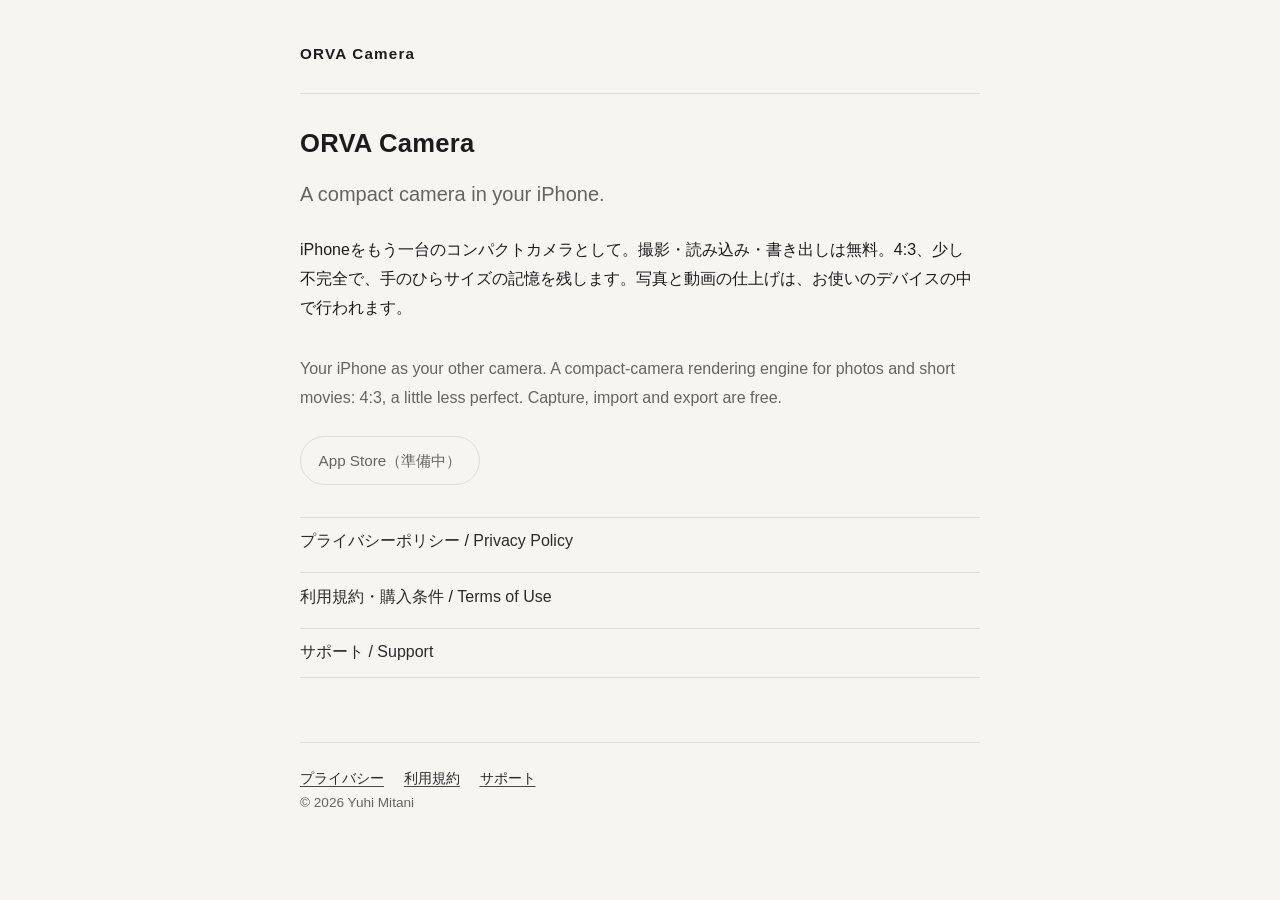
<file: index.html>
<!doctype html>
<html lang="ja">
<head>
  <meta charset="utf-8">
  <meta name="viewport" content="width=device-width, initial-scale=1">
  <title>ORVA Camera</title>
  <meta name="description" content="ORVA Camera — A compact camera in your iPhone.">
  <link rel="stylesheet" href="style.css">
</head>
<body>
  <div class="wrap">
    <header class="site">
      <a href="index.html">ORVA Camera</a>
    </header>

    <main>
      <h1>ORVA Camera</h1>
      <p class="tagline">A compact camera in your iPhone.</p>

      <p class="lead">iPhoneをもう一台のコンパクトカメラとして。撮影・読み込み・書き出しは無料。4:3、少し不完全で、手のひらサイズの記憶を残します。写真と動画の仕上げは、お使いのデバイスの中で行われます。</p>

      <p class="en">Your iPhone as your other camera. A compact-camera rendering engine for photos and short movies: 4:3, a little less perfect. Capture, import and export are free.</p>

      <p><a class="store" href="#">App Store（準備中）</a></p>

      <ul class="links">
        <li><a href="privacy.html">プライバシーポリシー</a> / <a href="privacy-en.html">Privacy Policy</a></li>
        <li><a href="terms.html">利用規約・購入条件</a> / <a href="terms-en.html">Terms of Use</a></li>
        <li><a href="support.html">サポート / Support</a></li>
      </ul>
    </main>

    <footer class="site">
      <nav>
        <a href="privacy.html">プライバシー</a>
        <a href="terms.html">利用規約</a>
        <a href="support.html">サポート</a>
      </nav>
      <p>© 2026 Yuhi Mitani</p>
    </footer>
  </div>
</body>
</html>
</file>
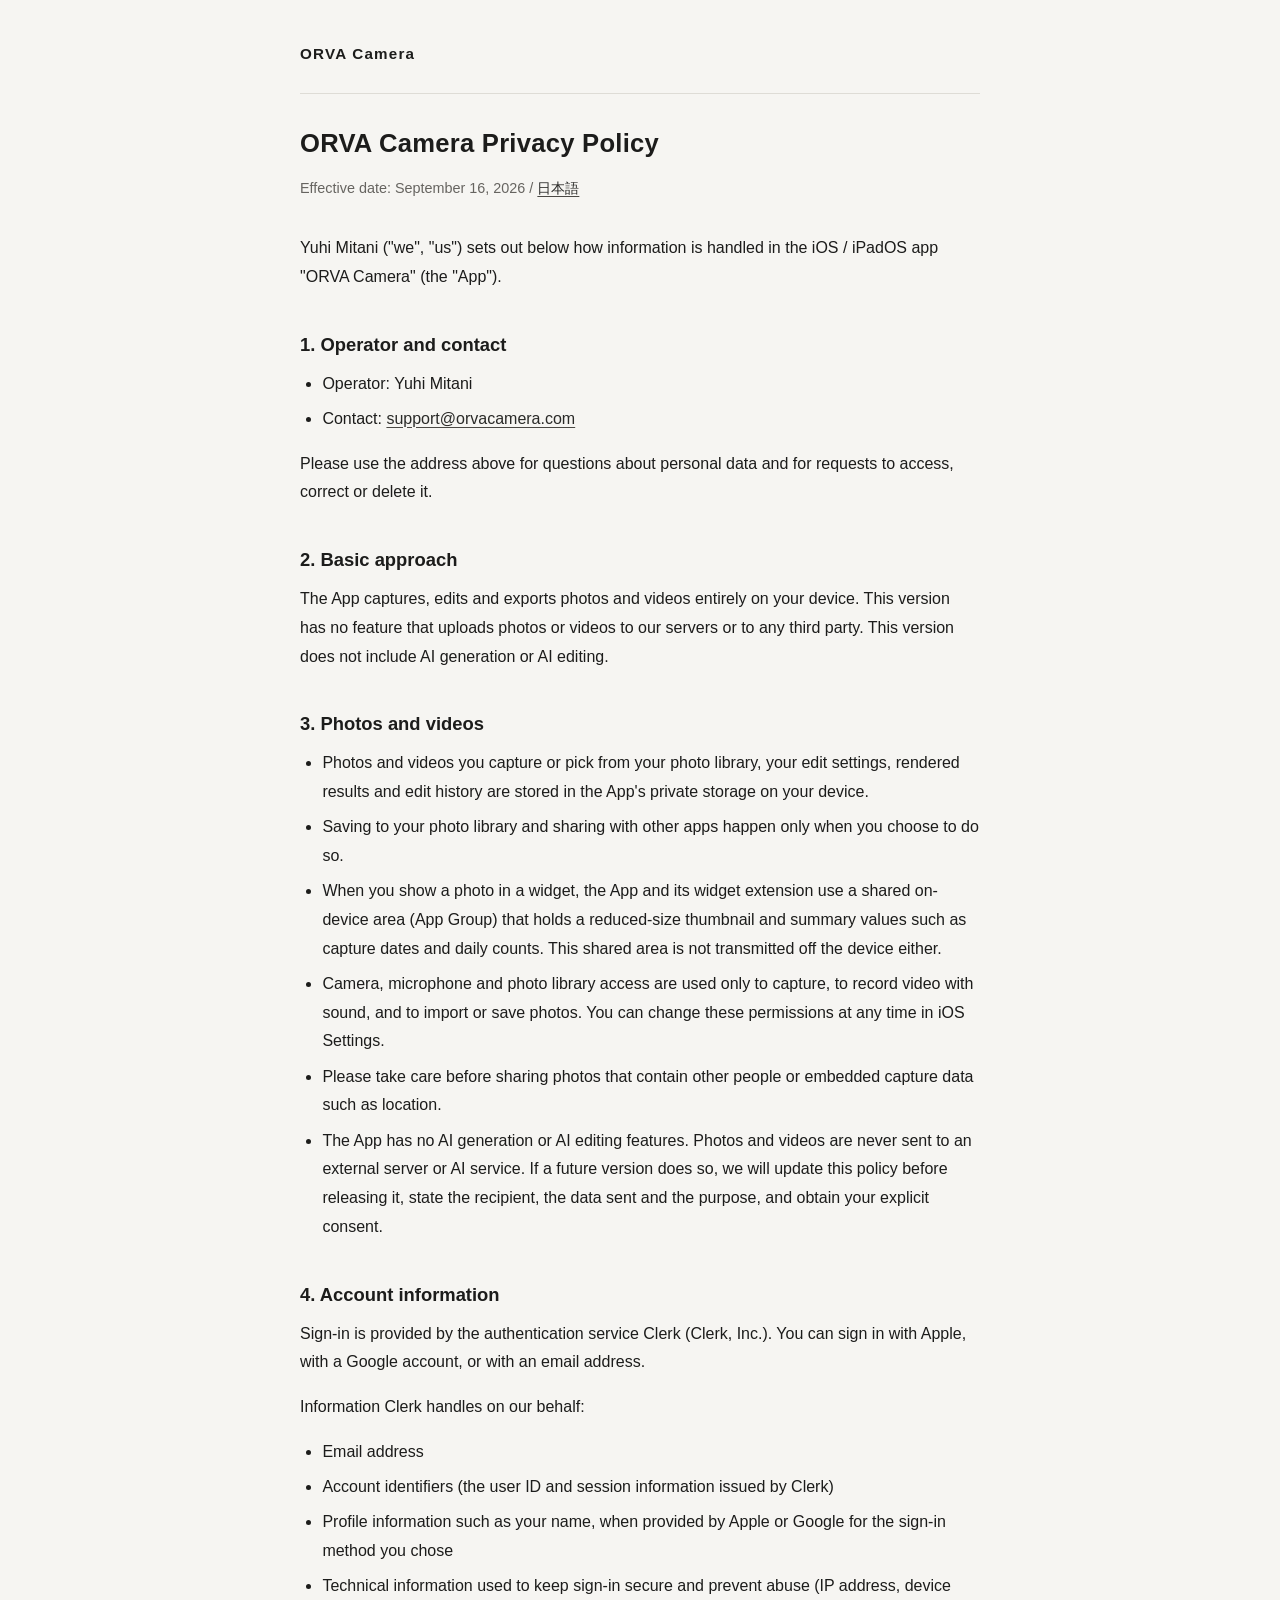
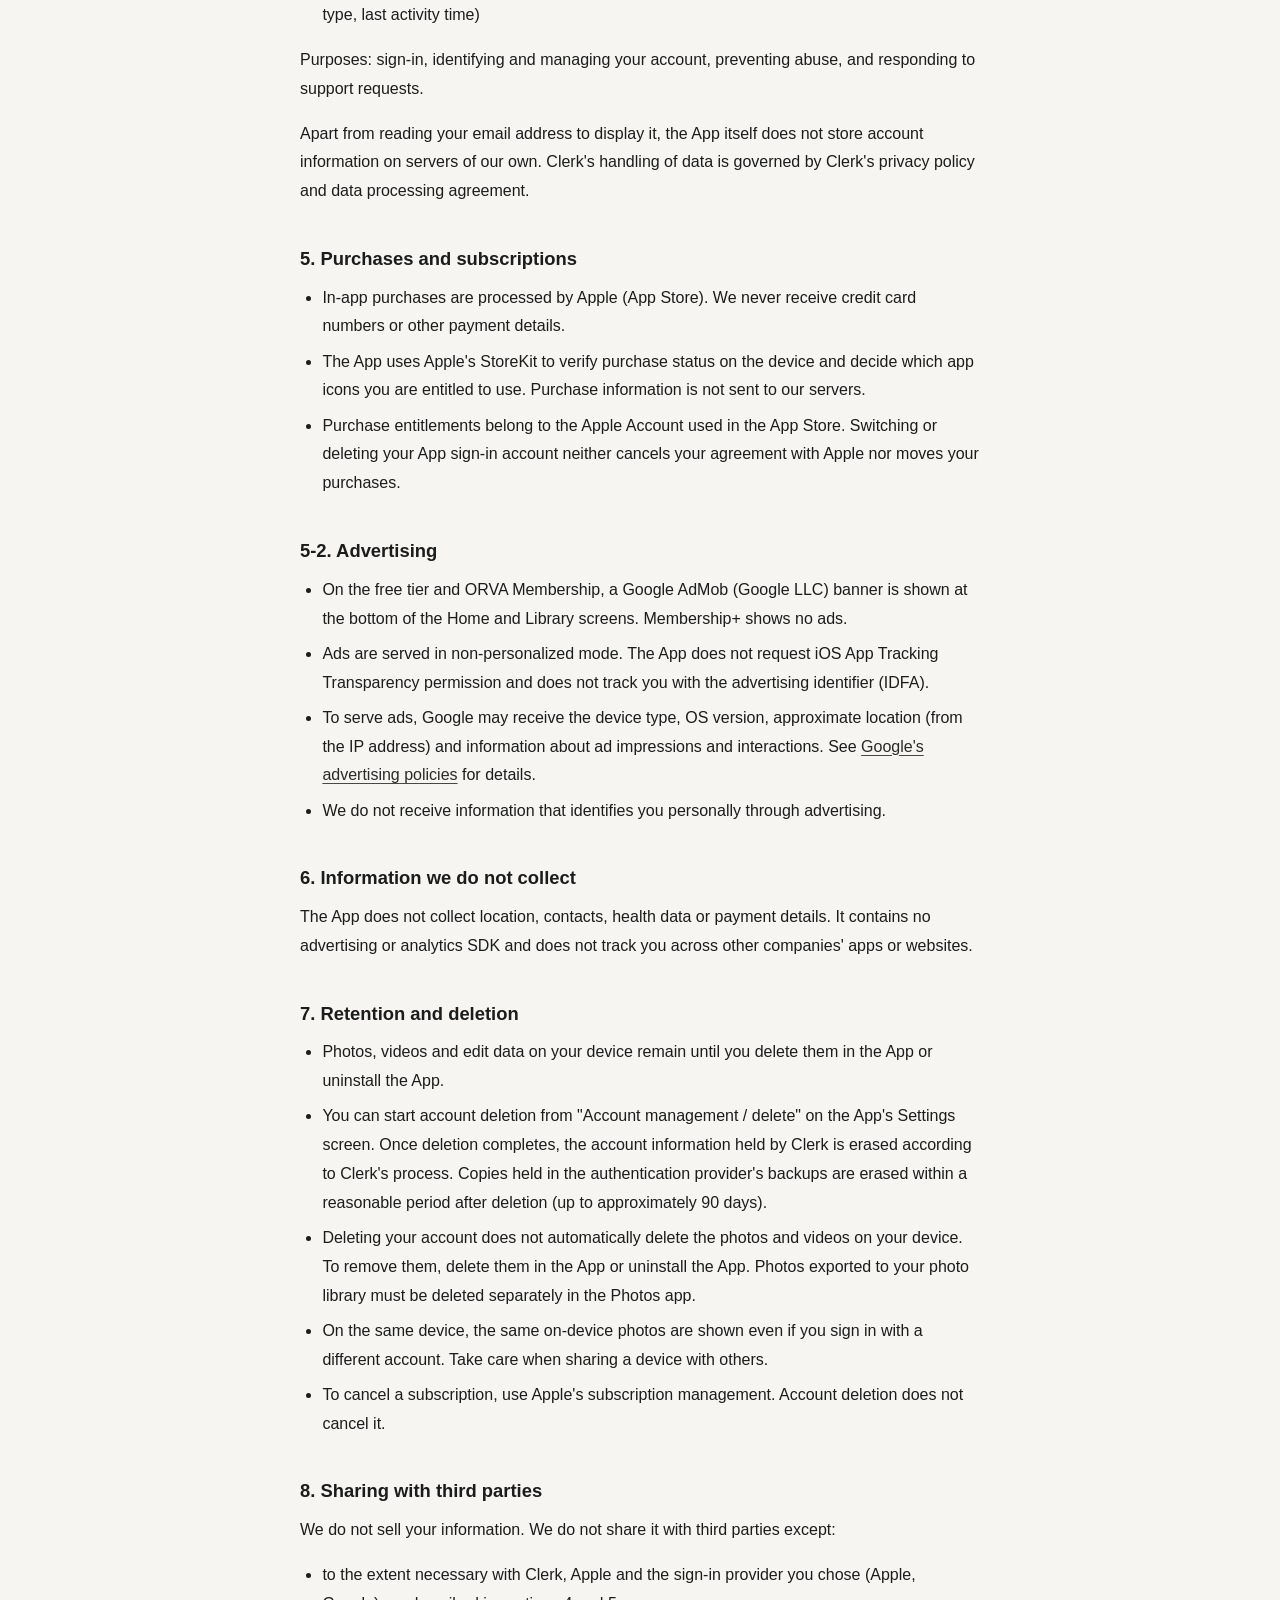
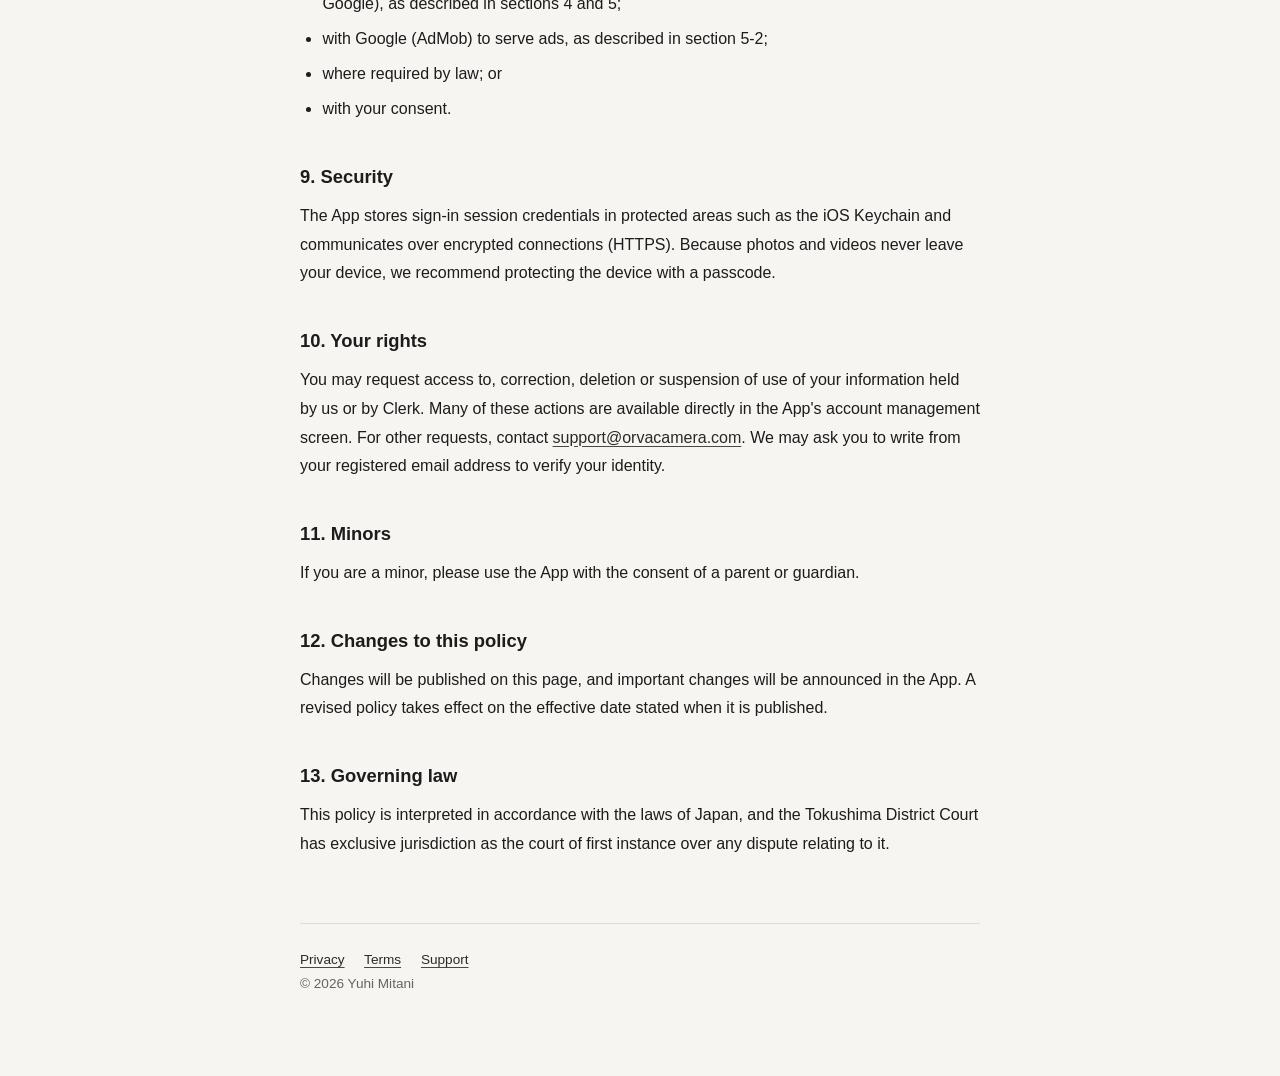
<file: privacy-en.html>
<!doctype html>
<html lang="en">
<head>
  <meta charset="utf-8">
  <meta name="viewport" content="width=device-width, initial-scale=1">
  <title>Privacy Policy — ORVA Camera</title>
  <link rel="stylesheet" href="style.css">
</head>
<body>
  <div class="wrap">
    <header class="site">
      <a href="index.html">ORVA Camera</a>
    </header>

    <main>
      <h1>ORVA Camera Privacy Policy</h1>
      <p class="meta">Effective date: September 16, 2026 / <a href="privacy.html">日本語</a></p>

      <p>Yuhi Mitani ("we", "us") sets out below how information is handled in the iOS / iPadOS app "ORVA Camera" (the "App").</p>

      <h2>1. Operator and contact</h2>
      <ul>
        <li>Operator: Yuhi Mitani</li>
        <li>Contact: <a href="mailto:support@orvacamera.com">support@orvacamera.com</a></li>
      </ul>
      <p>Please use the address above for questions about personal data and for requests to access, correct or delete it.</p>

      <h2>2. Basic approach</h2>
      <p>The App captures, edits and exports photos and videos entirely on your device. This version has no feature that uploads photos or videos to our servers or to any third party. This version does not include AI generation or AI editing.</p>

      <h2>3. Photos and videos</h2>
      <ul>
        <li>Photos and videos you capture or pick from your photo library, your edit settings, rendered results and edit history are stored in the App's private storage on your device.</li>
        <li>Saving to your photo library and sharing with other apps happen only when you choose to do so.</li>
        <li>When you show a photo in a widget, the App and its widget extension use a shared on-device area (App Group) that holds a reduced-size thumbnail and summary values such as capture dates and daily counts. This shared area is not transmitted off the device either.</li>
        <li>Camera, microphone and photo library access are used only to capture, to record video with sound, and to import or save photos. You can change these permissions at any time in iOS Settings.</li>
        <li>Please take care before sharing photos that contain other people or embedded capture data such as location.</li>
        <li>The App has no AI generation or AI editing features. Photos and videos are never sent to an external server or AI service. If a future version does so, we will update this policy before releasing it, state the recipient, the data sent and the purpose, and obtain your explicit consent.</li>
      </ul>

      <h2>4. Account information</h2>
      <p>Sign-in is provided by the authentication service Clerk (Clerk, Inc.). You can sign in with Apple, with a Google account, or with an email address.</p>
      <p>Information Clerk handles on our behalf:</p>
      <ul>
        <li>Email address</li>
        <li>Account identifiers (the user ID and session information issued by Clerk)</li>
        <li>Profile information such as your name, when provided by Apple or Google for the sign-in method you chose</li>
        <li>Technical information used to keep sign-in secure and prevent abuse (IP address, device type, last activity time)</li>
      </ul>
      <p>Purposes: sign-in, identifying and managing your account, preventing abuse, and responding to support requests.</p>
      <p>Apart from reading your email address to display it, the App itself does not store account information on servers of our own. Clerk's handling of data is governed by Clerk's privacy policy and data processing agreement.</p>

      <h2>5. Purchases and subscriptions</h2>
      <ul>
        <li>In-app purchases are processed by Apple (App Store). We never receive credit card numbers or other payment details.</li>
        <li>The App uses Apple's StoreKit to verify purchase status on the device and decide which app icons you are entitled to use. Purchase information is not sent to our servers.</li>
        <li>Purchase entitlements belong to the Apple Account used in the App Store. Switching or deleting your App sign-in account neither cancels your agreement with Apple nor moves your purchases.</li>
      </ul>

      <h2>5-2. Advertising</h2>
      <ul>
        <li>On the free tier and ORVA Membership, a Google AdMob (Google LLC) banner is shown at the bottom of the Home and Library screens. Membership+ shows no ads.</li>
        <li>Ads are served in non-personalized mode. The App does not request iOS App Tracking Transparency permission and does not track you with the advertising identifier (IDFA).</li>
        <li>To serve ads, Google may receive the device type, OS version, approximate location (from the IP address) and information about ad impressions and interactions. See <a href="https://policies.google.com/technologies/ads" rel="noopener">Google's advertising policies</a> for details.</li>
        <li>We do not receive information that identifies you personally through advertising.</li>
      </ul>

      <h2>6. Information we do not collect</h2>
      <p>The App does not collect location, contacts, health data or payment details. It contains no advertising or analytics SDK and does not track you across other companies' apps or websites.</p>

      <h2>7. Retention and deletion</h2>
      <ul>
        <li>Photos, videos and edit data on your device remain until you delete them in the App or uninstall the App.</li>
        <li>You can start account deletion from "Account management / delete" on the App's Settings screen. Once deletion completes, the account information held by Clerk is erased according to Clerk's process. Copies held in the authentication provider's backups are erased within a reasonable period after deletion (up to approximately 90 days).</li>
        <li>Deleting your account does not automatically delete the photos and videos on your device. To remove them, delete them in the App or uninstall the App. Photos exported to your photo library must be deleted separately in the Photos app.</li>
        <li>On the same device, the same on-device photos are shown even if you sign in with a different account. Take care when sharing a device with others.</li>
        <li>To cancel a subscription, use Apple's subscription management. Account deletion does not cancel it.</li>
      </ul>

      <h2>8. Sharing with third parties</h2>
      <p>We do not sell your information. We do not share it with third parties except:</p>
      <ul>
        <li>to the extent necessary with Clerk, Apple and the sign-in provider you chose (Apple, Google), as described in sections 4 and 5;</li>
        <li>with Google (AdMob) to serve ads, as described in section 5-2;</li>
        <li>where required by law; or</li>
        <li>with your consent.</li>
      </ul>

      <h2>9. Security</h2>
      <p>The App stores sign-in session credentials in protected areas such as the iOS Keychain and communicates over encrypted connections (HTTPS). Because photos and videos never leave your device, we recommend protecting the device with a passcode.</p>

      <h2>10. Your rights</h2>
      <p>You may request access to, correction, deletion or suspension of use of your information held by us or by Clerk. Many of these actions are available directly in the App's account management screen. For other requests, contact <a href="mailto:support@orvacamera.com">support@orvacamera.com</a>. We may ask you to write from your registered email address to verify your identity.</p>

      <h2>11. Minors</h2>
      <p>If you are a minor, please use the App with the consent of a parent or guardian.</p>

      <h2>12. Changes to this policy</h2>
      <p>Changes will be published on this page, and important changes will be announced in the App. A revised policy takes effect on the effective date stated when it is published.</p>

      <h2>13. Governing law</h2>
      <p>This policy is interpreted in accordance with the laws of Japan, and the Tokushima District Court has exclusive jurisdiction as the court of first instance over any dispute relating to it.</p>
    </main>

    <footer class="site">
      <nav>
        <a href="privacy-en.html">Privacy</a>
        <a href="terms-en.html">Terms</a>
        <a href="support.html">Support</a>
      </nav>
      <p>© 2026 Yuhi Mitani</p>
    </footer>
  </div>
</body>
</html>
</file>
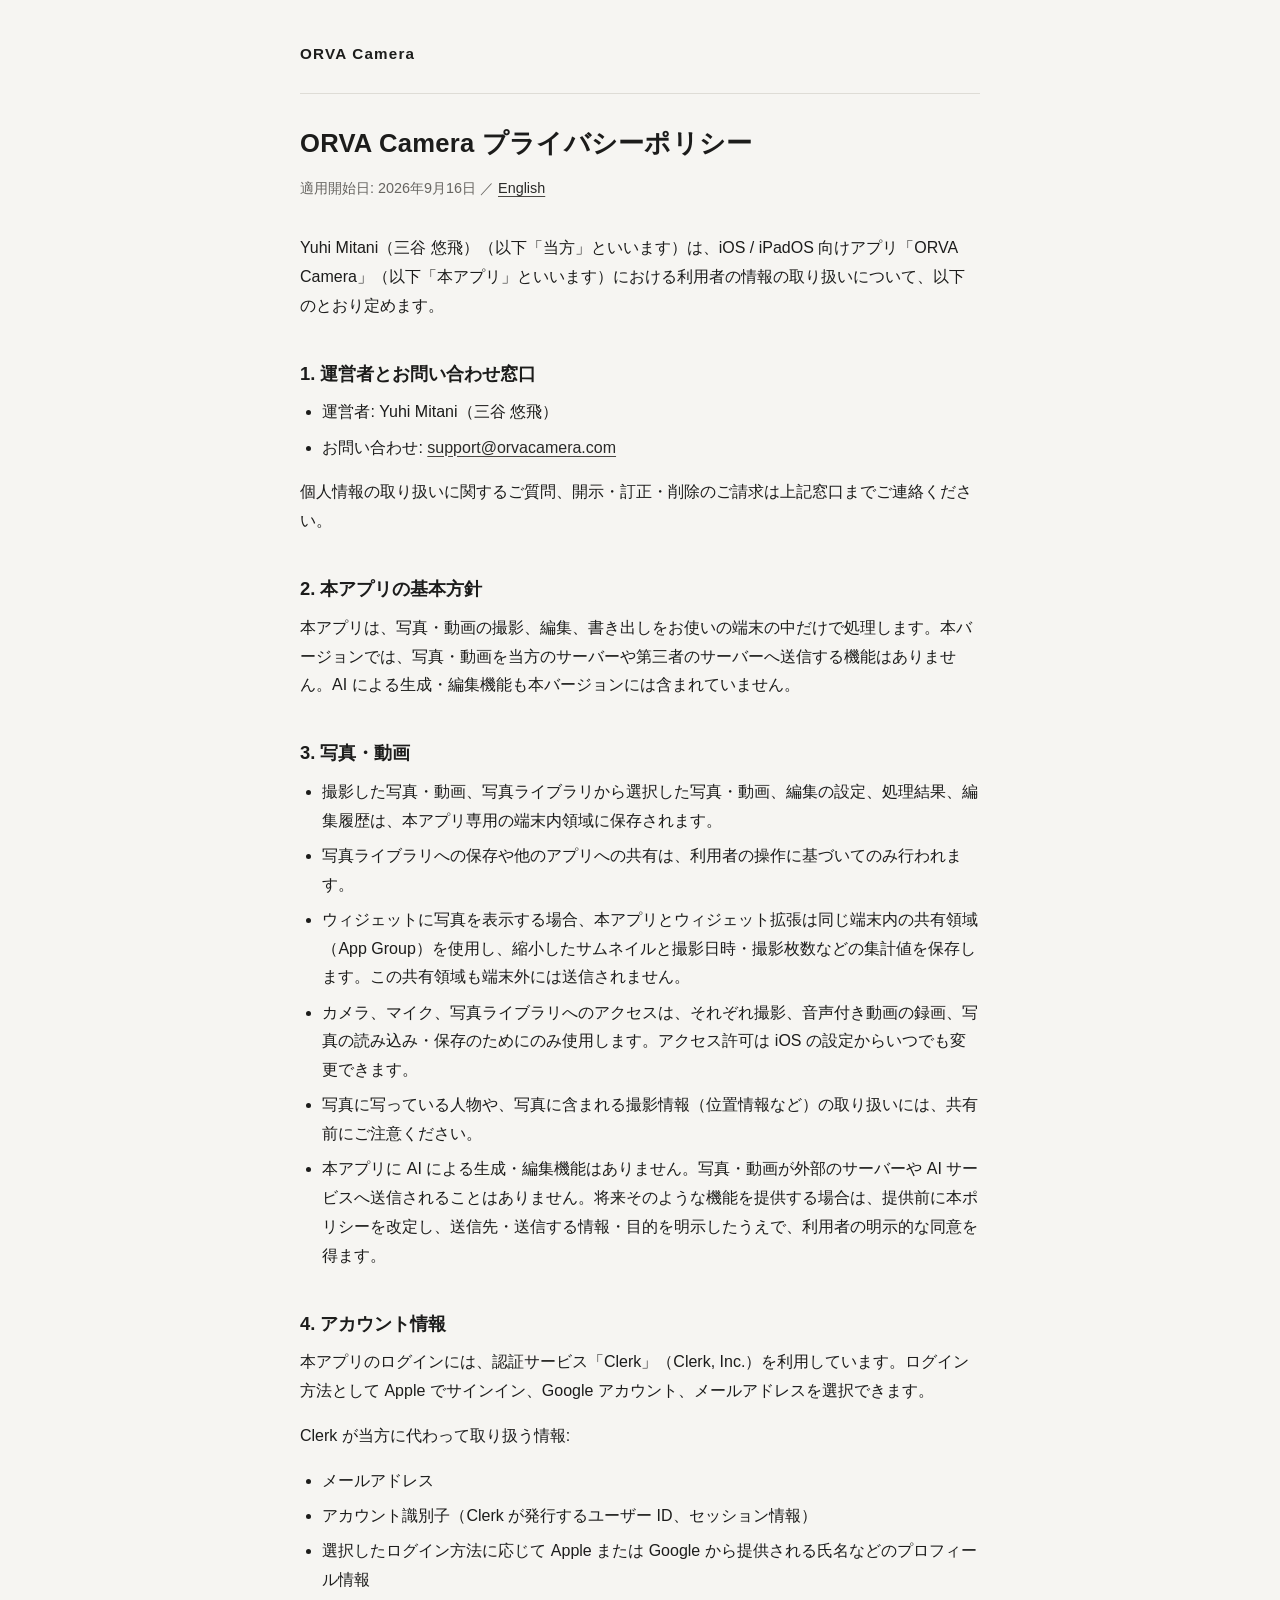
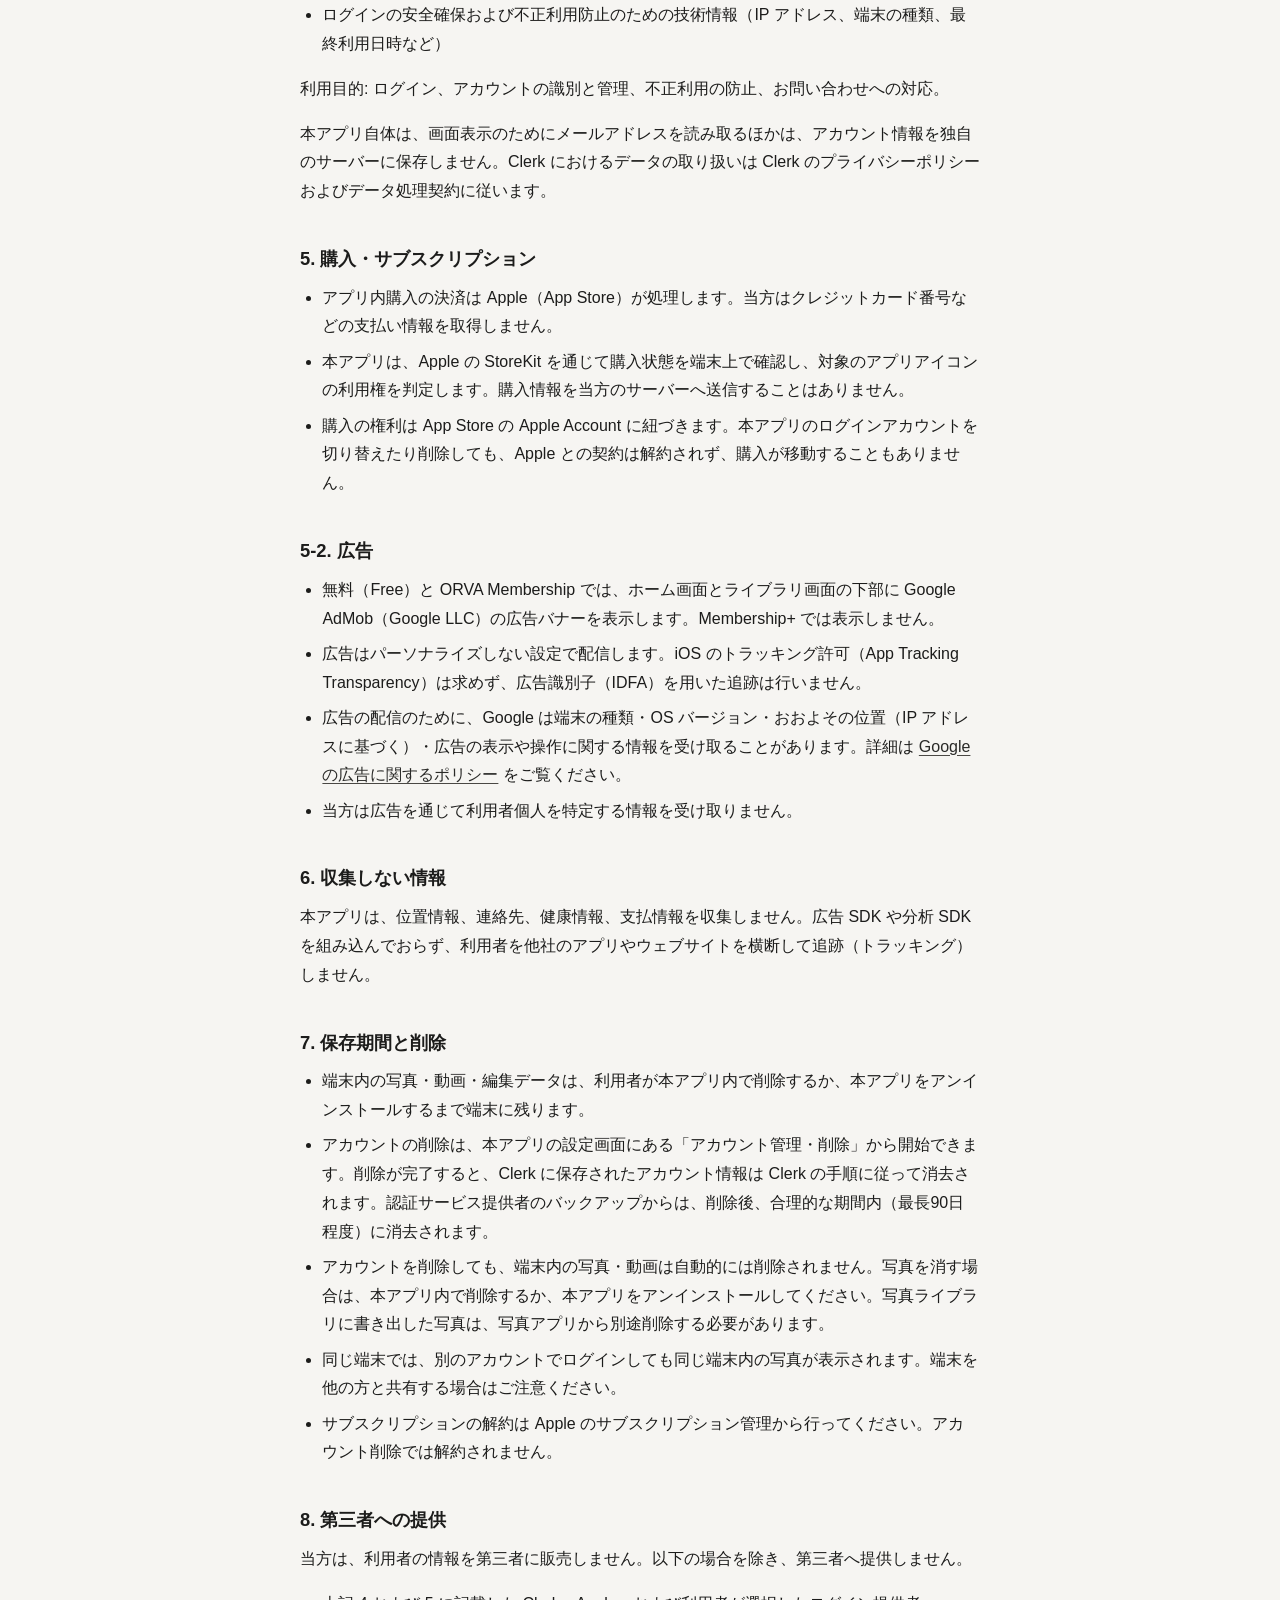
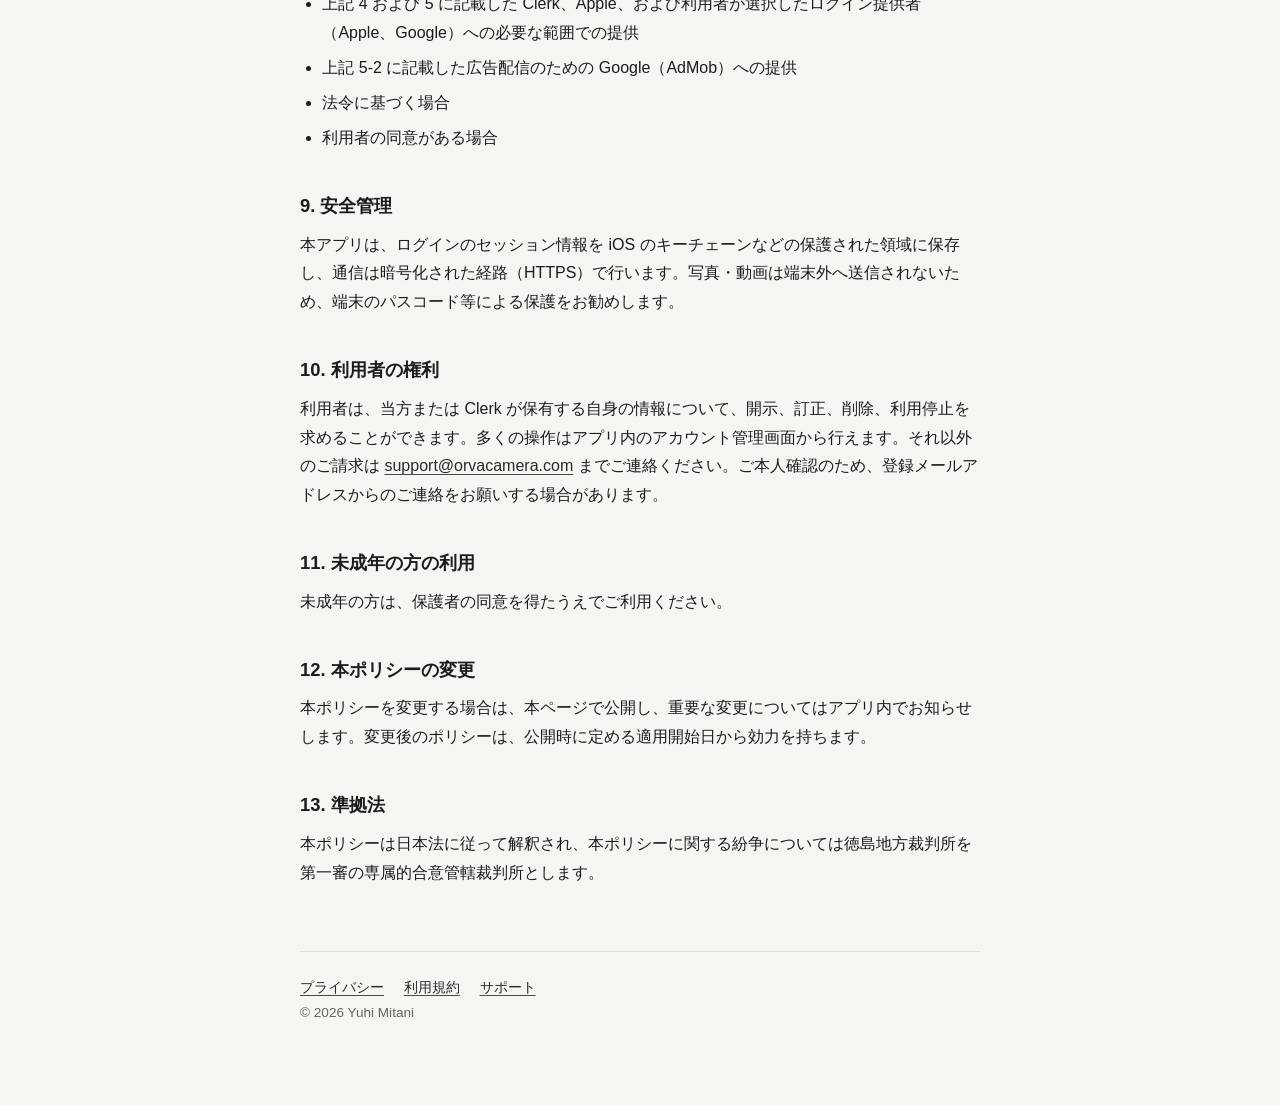
<file: privacy.html>
<!doctype html>
<html lang="ja">
<head>
  <meta charset="utf-8">
  <meta name="viewport" content="width=device-width, initial-scale=1">
  <title>プライバシーポリシー — ORVA Camera</title>
  <link rel="stylesheet" href="style.css">
</head>
<body>
  <div class="wrap">
    <header class="site">
      <a href="index.html">ORVA Camera</a>
    </header>

    <main>
      <h1>ORVA Camera プライバシーポリシー</h1>
      <p class="meta">適用開始日: 2026年9月16日 ／ <a href="privacy-en.html">English</a></p>

      <p>Yuhi Mitani（三谷 悠飛）（以下「当方」といいます）は、iOS / iPadOS 向けアプリ「ORVA Camera」（以下「本アプリ」といいます）における利用者の情報の取り扱いについて、以下のとおり定めます。</p>

      <h2>1. 運営者とお問い合わせ窓口</h2>
      <ul>
        <li>運営者: Yuhi Mitani（三谷 悠飛）</li>
        <li>お問い合わせ: <a href="mailto:support@orvacamera.com">support@orvacamera.com</a></li>
      </ul>
      <p>個人情報の取り扱いに関するご質問、開示・訂正・削除のご請求は上記窓口までご連絡ください。</p>

      <h2>2. 本アプリの基本方針</h2>
      <p>本アプリは、写真・動画の撮影、編集、書き出しをお使いの端末の中だけで処理します。本バージョンでは、写真・動画を当方のサーバーや第三者のサーバーへ送信する機能はありません。AI による生成・編集機能も本バージョンには含まれていません。</p>

      <h2>3. 写真・動画</h2>
      <ul>
        <li>撮影した写真・動画、写真ライブラリから選択した写真・動画、編集の設定、処理結果、編集履歴は、本アプリ専用の端末内領域に保存されます。</li>
        <li>写真ライブラリへの保存や他のアプリへの共有は、利用者の操作に基づいてのみ行われます。</li>
        <li>ウィジェットに写真を表示する場合、本アプリとウィジェット拡張は同じ端末内の共有領域（App Group）を使用し、縮小したサムネイルと撮影日時・撮影枚数などの集計値を保存します。この共有領域も端末外には送信されません。</li>
        <li>カメラ、マイク、写真ライブラリへのアクセスは、それぞれ撮影、音声付き動画の録画、写真の読み込み・保存のためにのみ使用します。アクセス許可は iOS の設定からいつでも変更できます。</li>
        <li>写真に写っている人物や、写真に含まれる撮影情報（位置情報など）の取り扱いには、共有前にご注意ください。</li>
        <li>本アプリに AI による生成・編集機能はありません。写真・動画が外部のサーバーや AI サービスへ送信されることはありません。将来そのような機能を提供する場合は、提供前に本ポリシーを改定し、送信先・送信する情報・目的を明示したうえで、利用者の明示的な同意を得ます。</li>
      </ul>

      <h2>4. アカウント情報</h2>
      <p>本アプリのログインには、認証サービス「Clerk」（Clerk, Inc.）を利用しています。ログイン方法として Apple でサインイン、Google アカウント、メールアドレスを選択できます。</p>
      <p>Clerk が当方に代わって取り扱う情報:</p>
      <ul>
        <li>メールアドレス</li>
        <li>アカウント識別子（Clerk が発行するユーザー ID、セッション情報）</li>
        <li>選択したログイン方法に応じて Apple または Google から提供される氏名などのプロフィール情報</li>
        <li>ログインの安全確保および不正利用防止のための技術情報（IP アドレス、端末の種類、最終利用日時など）</li>
      </ul>
      <p>利用目的: ログイン、アカウントの識別と管理、不正利用の防止、お問い合わせへの対応。</p>
      <p>本アプリ自体は、画面表示のためにメールアドレスを読み取るほかは、アカウント情報を独自のサーバーに保存しません。Clerk におけるデータの取り扱いは Clerk のプライバシーポリシーおよびデータ処理契約に従います。</p>

      <h2>5. 購入・サブスクリプション</h2>
      <ul>
        <li>アプリ内購入の決済は Apple（App Store）が処理します。当方はクレジットカード番号などの支払い情報を取得しません。</li>
        <li>本アプリは、Apple の StoreKit を通じて購入状態を端末上で確認し、対象のアプリアイコンの利用権を判定します。購入情報を当方のサーバーへ送信することはありません。</li>
        <li>購入の権利は App Store の Apple Account に紐づきます。本アプリのログインアカウントを切り替えたり削除しても、Apple との契約は解約されず、購入が移動することもありません。</li>
      </ul>

      <h2>5-2. 広告</h2>
      <ul>
        <li>無料（Free）と ORVA Membership では、ホーム画面とライブラリ画面の下部に Google AdMob（Google LLC）の広告バナーを表示します。Membership+ では表示しません。</li>
        <li>広告はパーソナライズしない設定で配信します。iOS のトラッキング許可（App Tracking Transparency）は求めず、広告識別子（IDFA）を用いた追跡は行いません。</li>
        <li>広告の配信のために、Google は端末の種類・OS バージョン・おおよその位置（IP アドレスに基づく）・広告の表示や操作に関する情報を受け取ることがあります。詳細は <a href="https://policies.google.com/technologies/ads" rel="noopener">Google の広告に関するポリシー</a> をご覧ください。</li>
        <li>当方は広告を通じて利用者個人を特定する情報を受け取りません。</li>
      </ul>

      <h2>6. 収集しない情報</h2>
      <p>本アプリは、位置情報、連絡先、健康情報、支払情報を収集しません。広告 SDK や分析 SDK を組み込んでおらず、利用者を他社のアプリやウェブサイトを横断して追跡（トラッキング）しません。</p>

      <h2>7. 保存期間と削除</h2>
      <ul>
        <li>端末内の写真・動画・編集データは、利用者が本アプリ内で削除するか、本アプリをアンインストールするまで端末に残ります。</li>
        <li>アカウントの削除は、本アプリの設定画面にある「アカウント管理・削除」から開始できます。削除が完了すると、Clerk に保存されたアカウント情報は Clerk の手順に従って消去されます。認証サービス提供者のバックアップからは、削除後、合理的な期間内（最長90日程度）に消去されます。</li>
        <li>アカウントを削除しても、端末内の写真・動画は自動的には削除されません。写真を消す場合は、本アプリ内で削除するか、本アプリをアンインストールしてください。写真ライブラリに書き出した写真は、写真アプリから別途削除する必要があります。</li>
        <li>同じ端末では、別のアカウントでログインしても同じ端末内の写真が表示されます。端末を他の方と共有する場合はご注意ください。</li>
        <li>サブスクリプションの解約は Apple のサブスクリプション管理から行ってください。アカウント削除では解約されません。</li>
      </ul>

      <h2>8. 第三者への提供</h2>
      <p>当方は、利用者の情報を第三者に販売しません。以下の場合を除き、第三者へ提供しません。</p>
      <ul>
        <li>上記 4 および 5 に記載した Clerk、Apple、および利用者が選択したログイン提供者（Apple、Google）への必要な範囲での提供</li>
        <li>上記 5-2 に記載した広告配信のための Google（AdMob）への提供</li>
        <li>法令に基づく場合</li>
        <li>利用者の同意がある場合</li>
      </ul>

      <h2>9. 安全管理</h2>
      <p>本アプリは、ログインのセッション情報を iOS のキーチェーンなどの保護された領域に保存し、通信は暗号化された経路（HTTPS）で行います。写真・動画は端末外へ送信されないため、端末のパスコード等による保護をお勧めします。</p>

      <h2>10. 利用者の権利</h2>
      <p>利用者は、当方または Clerk が保有する自身の情報について、開示、訂正、削除、利用停止を求めることができます。多くの操作はアプリ内のアカウント管理画面から行えます。それ以外のご請求は <a href="mailto:support@orvacamera.com">support@orvacamera.com</a> までご連絡ください。ご本人確認のため、登録メールアドレスからのご連絡をお願いする場合があります。</p>

      <h2>11. 未成年の方の利用</h2>
      <p>未成年の方は、保護者の同意を得たうえでご利用ください。</p>

      <h2>12. 本ポリシーの変更</h2>
      <p>本ポリシーを変更する場合は、本ページで公開し、重要な変更についてはアプリ内でお知らせします。変更後のポリシーは、公開時に定める適用開始日から効力を持ちます。</p>

      <h2>13. 準拠法</h2>
      <p>本ポリシーは日本法に従って解釈され、本ポリシーに関する紛争については徳島地方裁判所を第一審の専属的合意管轄裁判所とします。</p>
    </main>

    <footer class="site">
      <nav>
        <a href="privacy.html">プライバシー</a>
        <a href="terms.html">利用規約</a>
        <a href="support.html">サポート</a>
      </nav>
      <p>© 2026 Yuhi Mitani</p>
    </footer>
  </div>
</body>
</html>
</file>
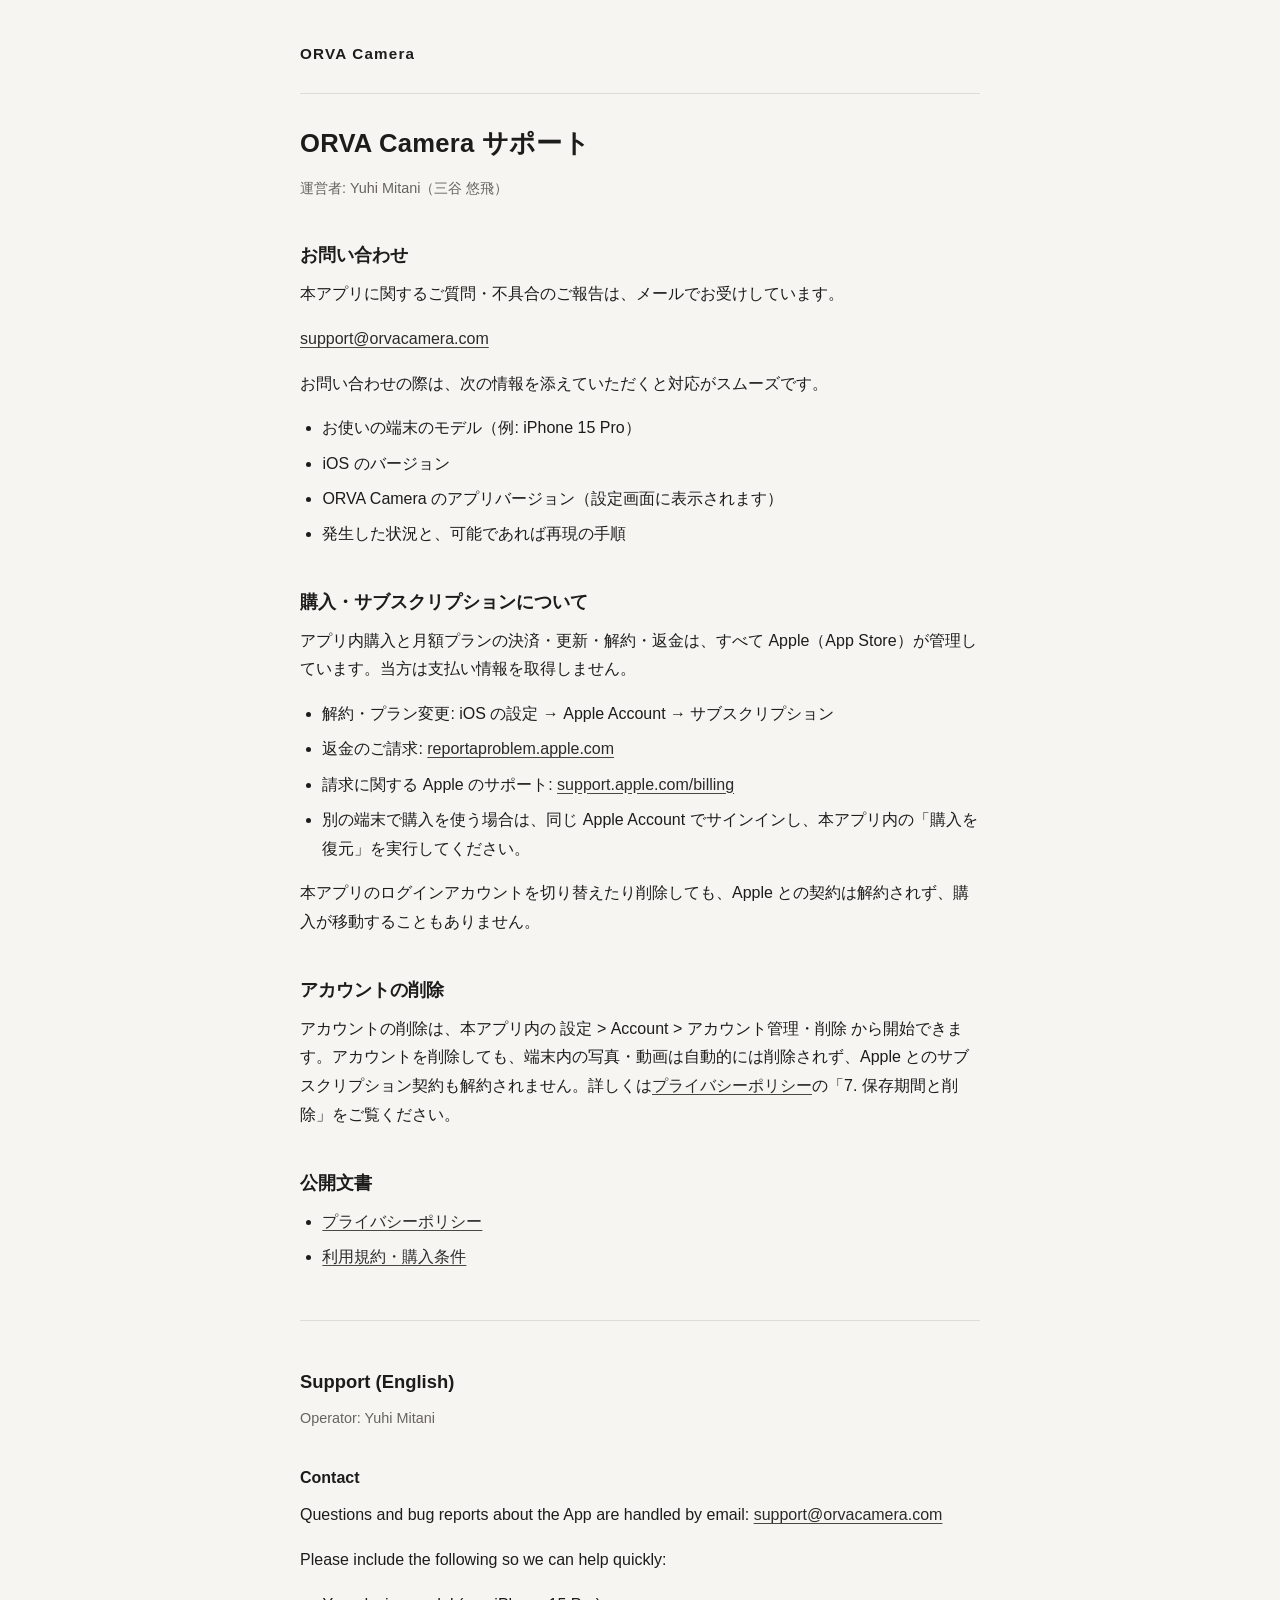
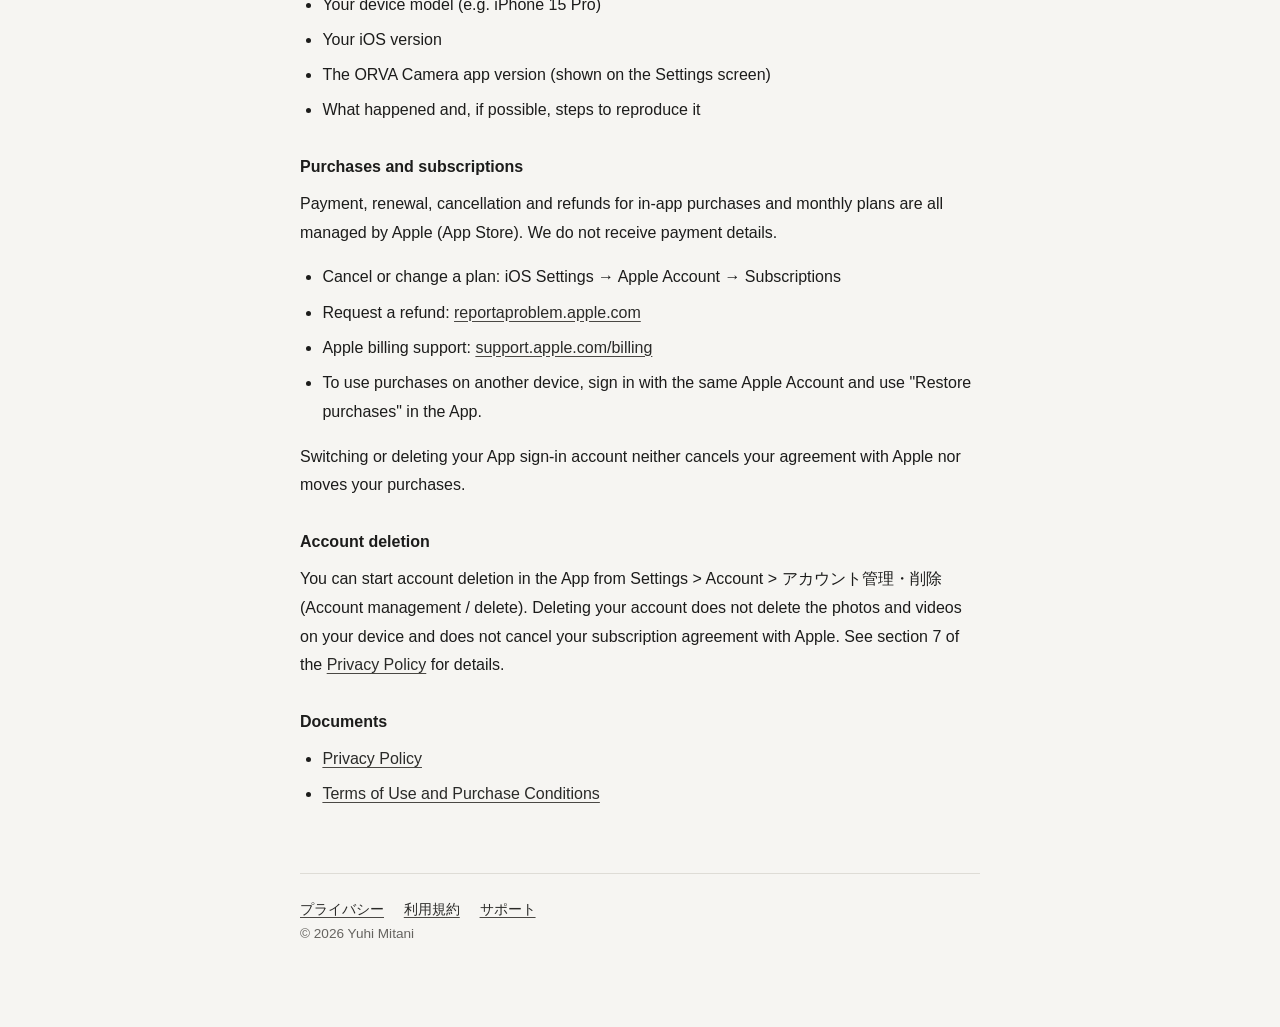
<file: support.html>
<!doctype html>
<html lang="ja">
<head>
  <meta charset="utf-8">
  <meta name="viewport" content="width=device-width, initial-scale=1">
  <title>サポート — ORVA Camera</title>
  <link rel="stylesheet" href="style.css">
</head>
<body>
  <div class="wrap">
    <header class="site">
      <a href="index.html">ORVA Camera</a>
    </header>

    <main>
      <h1>ORVA Camera サポート</h1>
      <p class="meta">運営者: Yuhi Mitani（三谷 悠飛）</p>

      <h2>お問い合わせ</h2>
      <p>本アプリに関するご質問・不具合のご報告は、メールでお受けしています。</p>
      <p><a href="mailto:support@orvacamera.com">support@orvacamera.com</a></p>
      <p>お問い合わせの際は、次の情報を添えていただくと対応がスムーズです。</p>
      <ul>
        <li>お使いの端末のモデル（例: iPhone 15 Pro）</li>
        <li>iOS のバージョン</li>
        <li>ORVA Camera のアプリバージョン（設定画面に表示されます）</li>
        <li>発生した状況と、可能であれば再現の手順</li>
      </ul>

      <h2>購入・サブスクリプションについて</h2>
      <p>アプリ内購入と月額プランの決済・更新・解約・返金は、すべて Apple（App Store）が管理しています。当方は支払い情報を取得しません。</p>
      <ul>
        <li>解約・プラン変更: iOS の設定 → Apple Account → サブスクリプション</li>
        <li>返金のご請求: <a href="https://reportaproblem.apple.com" rel="noopener">reportaproblem.apple.com</a></li>
        <li>請求に関する Apple のサポート: <a href="https://support.apple.com/billing" rel="noopener">support.apple.com/billing</a></li>
        <li>別の端末で購入を使う場合は、同じ Apple Account でサインインし、本アプリ内の「購入を復元」を実行してください。</li>
      </ul>
      <p>本アプリのログインアカウントを切り替えたり削除しても、Apple との契約は解約されず、購入が移動することもありません。</p>

      <h2>アカウントの削除</h2>
      <p>アカウントの削除は、本アプリ内の 設定 &gt; Account &gt; アカウント管理・削除 から開始できます。アカウントを削除しても、端末内の写真・動画は自動的には削除されず、Apple とのサブスクリプション契約も解約されません。詳しくは<a href="privacy.html">プライバシーポリシー</a>の「7. 保存期間と削除」をご覧ください。</p>

      <h2>公開文書</h2>
      <ul>
        <li><a href="privacy.html">プライバシーポリシー</a></li>
        <li><a href="terms.html">利用規約・購入条件</a></li>
      </ul>

      <hr class="sep">

      <section lang="en">
        <h2>Support (English)</h2>
        <p class="meta">Operator: Yuhi Mitani</p>

        <h3>Contact</h3>
        <p>Questions and bug reports about the App are handled by email: <a href="mailto:support@orvacamera.com">support@orvacamera.com</a></p>
        <p>Please include the following so we can help quickly:</p>
        <ul>
          <li>Your device model (e.g. iPhone 15 Pro)</li>
          <li>Your iOS version</li>
          <li>The ORVA Camera app version (shown on the Settings screen)</li>
          <li>What happened and, if possible, steps to reproduce it</li>
        </ul>

        <h3>Purchases and subscriptions</h3>
        <p>Payment, renewal, cancellation and refunds for in-app purchases and monthly plans are all managed by Apple (App Store). We do not receive payment details.</p>
        <ul>
          <li>Cancel or change a plan: iOS Settings → Apple Account → Subscriptions</li>
          <li>Request a refund: <a href="https://reportaproblem.apple.com" rel="noopener">reportaproblem.apple.com</a></li>
          <li>Apple billing support: <a href="https://support.apple.com/billing" rel="noopener">support.apple.com/billing</a></li>
          <li>To use purchases on another device, sign in with the same Apple Account and use "Restore purchases" in the App.</li>
        </ul>
        <p>Switching or deleting your App sign-in account neither cancels your agreement with Apple nor moves your purchases.</p>

        <h3>Account deletion</h3>
        <p>You can start account deletion in the App from Settings &gt; Account &gt; アカウント管理・削除 (Account management / delete). Deleting your account does not delete the photos and videos on your device and does not cancel your subscription agreement with Apple. See section 7 of the <a href="privacy-en.html">Privacy Policy</a> for details.</p>

        <h3>Documents</h3>
        <ul>
          <li><a href="privacy-en.html">Privacy Policy</a></li>
          <li><a href="terms-en.html">Terms of Use and Purchase Conditions</a></li>
        </ul>
      </section>
    </main>

    <footer class="site">
      <nav>
        <a href="privacy.html">プライバシー</a>
        <a href="terms.html">利用規約</a>
        <a href="support.html">サポート</a>
      </nav>
      <p>© 2026 Yuhi Mitani</p>
    </footer>
  </div>
</body>
</html>
</file>
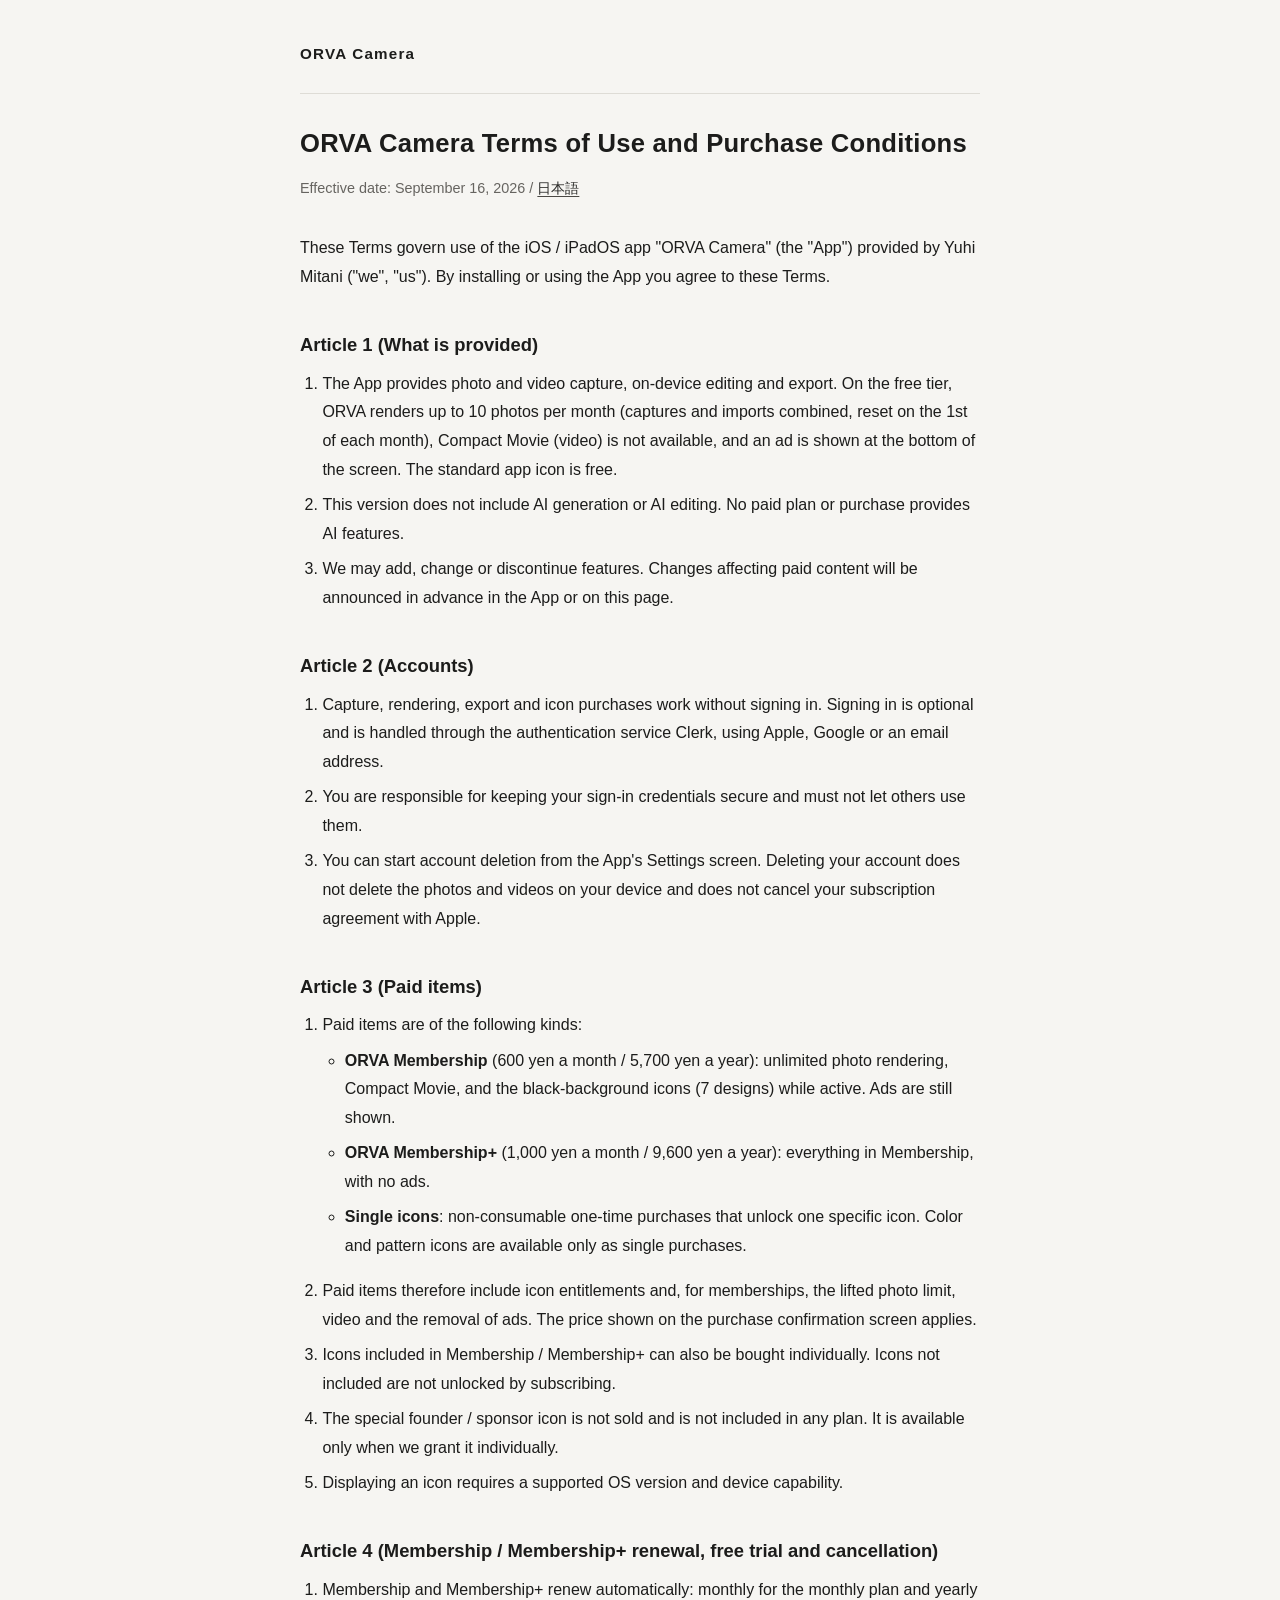
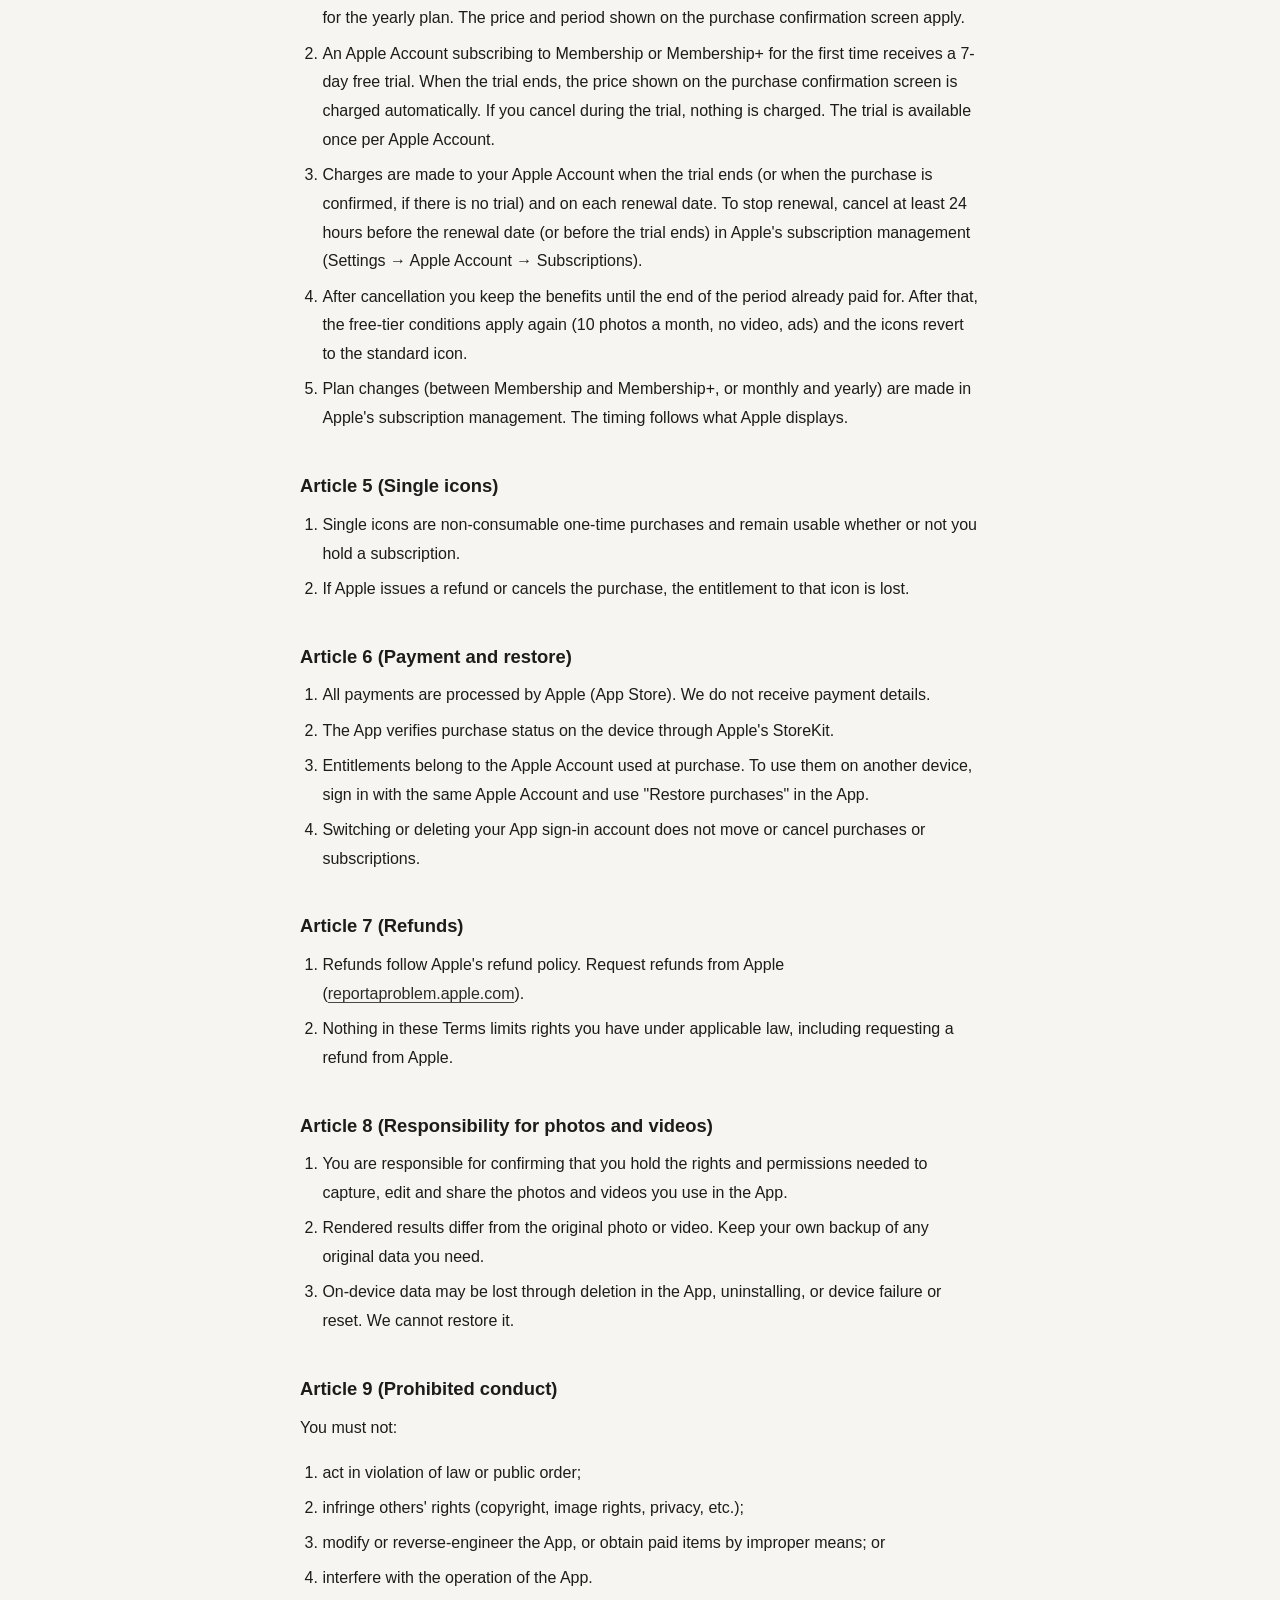
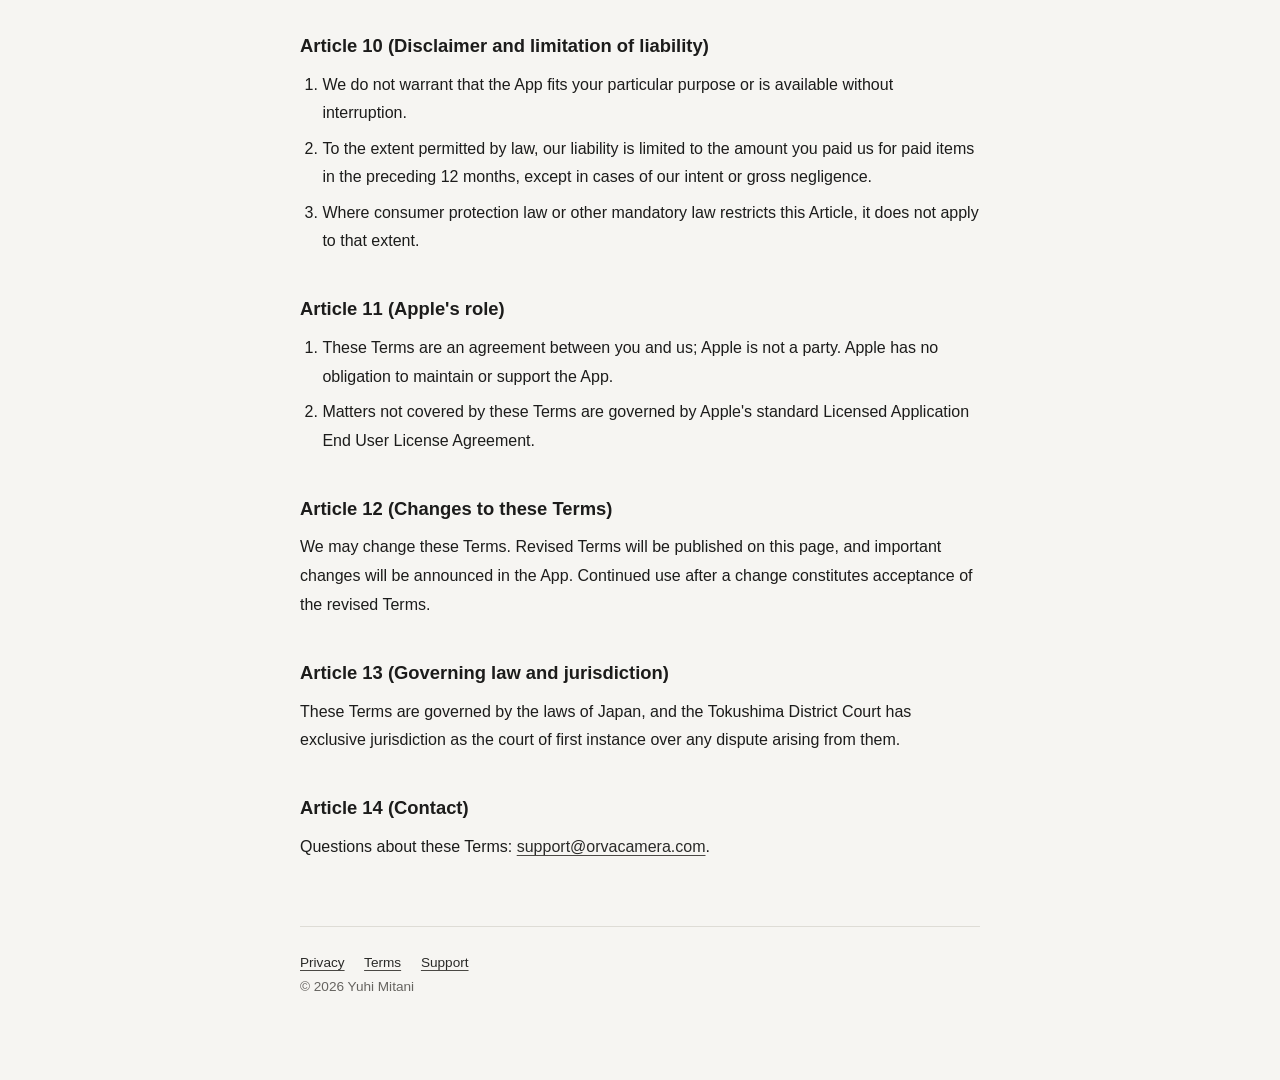
<file: terms-en.html>
<!doctype html>
<html lang="en">
<head>
  <meta charset="utf-8">
  <meta name="viewport" content="width=device-width, initial-scale=1">
  <title>Terms of Use — ORVA Camera</title>
  <link rel="stylesheet" href="style.css">
</head>
<body>
  <div class="wrap">
    <header class="site">
      <a href="index.html">ORVA Camera</a>
    </header>

    <main>
      <h1>ORVA Camera Terms of Use and Purchase Conditions</h1>
      <p class="meta">Effective date: September 16, 2026 / <a href="terms.html">日本語</a></p>

      <p>These Terms govern use of the iOS / iPadOS app "ORVA Camera" (the "App") provided by Yuhi Mitani ("we", "us"). By installing or using the App you agree to these Terms.</p>

      <h2>Article 1 (What is provided)</h2>
      <ol>
        <li>The App provides photo and video capture, on-device editing and export. On the free tier, ORVA renders up to 10 photos per month (captures and imports combined, reset on the 1st of each month), Compact Movie (video) is not available, and an ad is shown at the bottom of the screen. The standard app icon is free.</li>
        <li>This version does not include AI generation or AI editing. No paid plan or purchase provides AI features.</li>
        <li>We may add, change or discontinue features. Changes affecting paid content will be announced in advance in the App or on this page.</li>
      </ol>

      <h2>Article 2 (Accounts)</h2>
      <ol>
        <li>Capture, rendering, export and icon purchases work without signing in. Signing in is optional and is handled through the authentication service Clerk, using Apple, Google or an email address.</li>
        <li>You are responsible for keeping your sign-in credentials secure and must not let others use them.</li>
        <li>You can start account deletion from the App's Settings screen. Deleting your account does not delete the photos and videos on your device and does not cancel your subscription agreement with Apple.</li>
      </ol>

      <h2>Article 3 (Paid items)</h2>
      <ol>
        <li>Paid items are of the following kinds:
          <ul>
            <li><strong>ORVA Membership</strong> (600 yen a month / 5,700 yen a year): unlimited photo rendering, Compact Movie, and the black-background icons (7 designs) while active. Ads are still shown.</li>
            <li><strong>ORVA Membership+</strong> (1,000 yen a month / 9,600 yen a year): everything in Membership, with no ads.</li>
            <li><strong>Single icons</strong>: non-consumable one-time purchases that unlock one specific icon. Color and pattern icons are available only as single purchases.</li>
          </ul>
        </li>
        <li>Paid items therefore include icon entitlements and, for memberships, the lifted photo limit, video and the removal of ads. The price shown on the purchase confirmation screen applies.</li>
        <li>Icons included in Membership / Membership+ can also be bought individually. Icons not included are not unlocked by subscribing.</li>
        <li>The special founder / sponsor icon is not sold and is not included in any plan. It is available only when we grant it individually.</li>
        <li>Displaying an icon requires a supported OS version and device capability.</li>
      </ol>

      <h2>Article 4 (Membership / Membership+ renewal, free trial and cancellation)</h2>
      <ol>
        <li>Membership and Membership+ renew automatically: monthly for the monthly plan and yearly for the yearly plan. The price and period shown on the purchase confirmation screen apply.</li>
        <li>An Apple Account subscribing to Membership or Membership+ for the first time receives a 7-day free trial. When the trial ends, the price shown on the purchase confirmation screen is charged automatically. If you cancel during the trial, nothing is charged. The trial is available once per Apple Account.</li>
        <li>Charges are made to your Apple Account when the trial ends (or when the purchase is confirmed, if there is no trial) and on each renewal date. To stop renewal, cancel at least 24 hours before the renewal date (or before the trial ends) in Apple's subscription management (Settings → Apple Account → Subscriptions).</li>
        <li>After cancellation you keep the benefits until the end of the period already paid for. After that, the free-tier conditions apply again (10 photos a month, no video, ads) and the icons revert to the standard icon.</li>
        <li>Plan changes (between Membership and Membership+, or monthly and yearly) are made in Apple's subscription management. The timing follows what Apple displays.</li>
      </ol>

      <h2>Article 5 (Single icons)</h2>
      <ol>
        <li>Single icons are non-consumable one-time purchases and remain usable whether or not you hold a subscription.</li>
        <li>If Apple issues a refund or cancels the purchase, the entitlement to that icon is lost.</li>
      </ol>

      <h2>Article 6 (Payment and restore)</h2>
      <ol>
        <li>All payments are processed by Apple (App Store). We do not receive payment details.</li>
        <li>The App verifies purchase status on the device through Apple's StoreKit.</li>
        <li>Entitlements belong to the Apple Account used at purchase. To use them on another device, sign in with the same Apple Account and use "Restore purchases" in the App.</li>
        <li>Switching or deleting your App sign-in account does not move or cancel purchases or subscriptions.</li>
      </ol>

      <h2>Article 7 (Refunds)</h2>
      <ol>
        <li>Refunds follow Apple's refund policy. Request refunds from Apple (<a href="https://reportaproblem.apple.com" rel="noopener">reportaproblem.apple.com</a>).</li>
        <li>Nothing in these Terms limits rights you have under applicable law, including requesting a refund from Apple.</li>
      </ol>

      <h2>Article 8 (Responsibility for photos and videos)</h2>
      <ol>
        <li>You are responsible for confirming that you hold the rights and permissions needed to capture, edit and share the photos and videos you use in the App.</li>
        <li>Rendered results differ from the original photo or video. Keep your own backup of any original data you need.</li>
        <li>On-device data may be lost through deletion in the App, uninstalling, or device failure or reset. We cannot restore it.</li>
      </ol>

      <h2>Article 9 (Prohibited conduct)</h2>
      <p>You must not:</p>
      <ol>
        <li>act in violation of law or public order;</li>
        <li>infringe others' rights (copyright, image rights, privacy, etc.);</li>
        <li>modify or reverse-engineer the App, or obtain paid items by improper means; or</li>
        <li>interfere with the operation of the App.</li>
      </ol>

      <h2>Article 10 (Disclaimer and limitation of liability)</h2>
      <ol>
        <li>We do not warrant that the App fits your particular purpose or is available without interruption.</li>
        <li>To the extent permitted by law, our liability is limited to the amount you paid us for paid items in the preceding 12 months, except in cases of our intent or gross negligence.</li>
        <li>Where consumer protection law or other mandatory law restricts this Article, it does not apply to that extent.</li>
      </ol>

      <h2>Article 11 (Apple's role)</h2>
      <ol>
        <li>These Terms are an agreement between you and us; Apple is not a party. Apple has no obligation to maintain or support the App.</li>
        <li>Matters not covered by these Terms are governed by Apple's standard Licensed Application End User License Agreement.</li>
      </ol>

      <h2>Article 12 (Changes to these Terms)</h2>
      <p>We may change these Terms. Revised Terms will be published on this page, and important changes will be announced in the App. Continued use after a change constitutes acceptance of the revised Terms.</p>

      <h2>Article 13 (Governing law and jurisdiction)</h2>
      <p>These Terms are governed by the laws of Japan, and the Tokushima District Court has exclusive jurisdiction as the court of first instance over any dispute arising from them.</p>

      <h2>Article 14 (Contact)</h2>
      <p>Questions about these Terms: <a href="mailto:support@orvacamera.com">support@orvacamera.com</a>.</p>
    </main>

    <footer class="site">
      <nav>
        <a href="privacy-en.html">Privacy</a>
        <a href="terms-en.html">Terms</a>
        <a href="support.html">Support</a>
      </nav>
      <p>© 2026 Yuhi Mitani</p>
    </footer>
  </div>
</body>
</html>
</file>
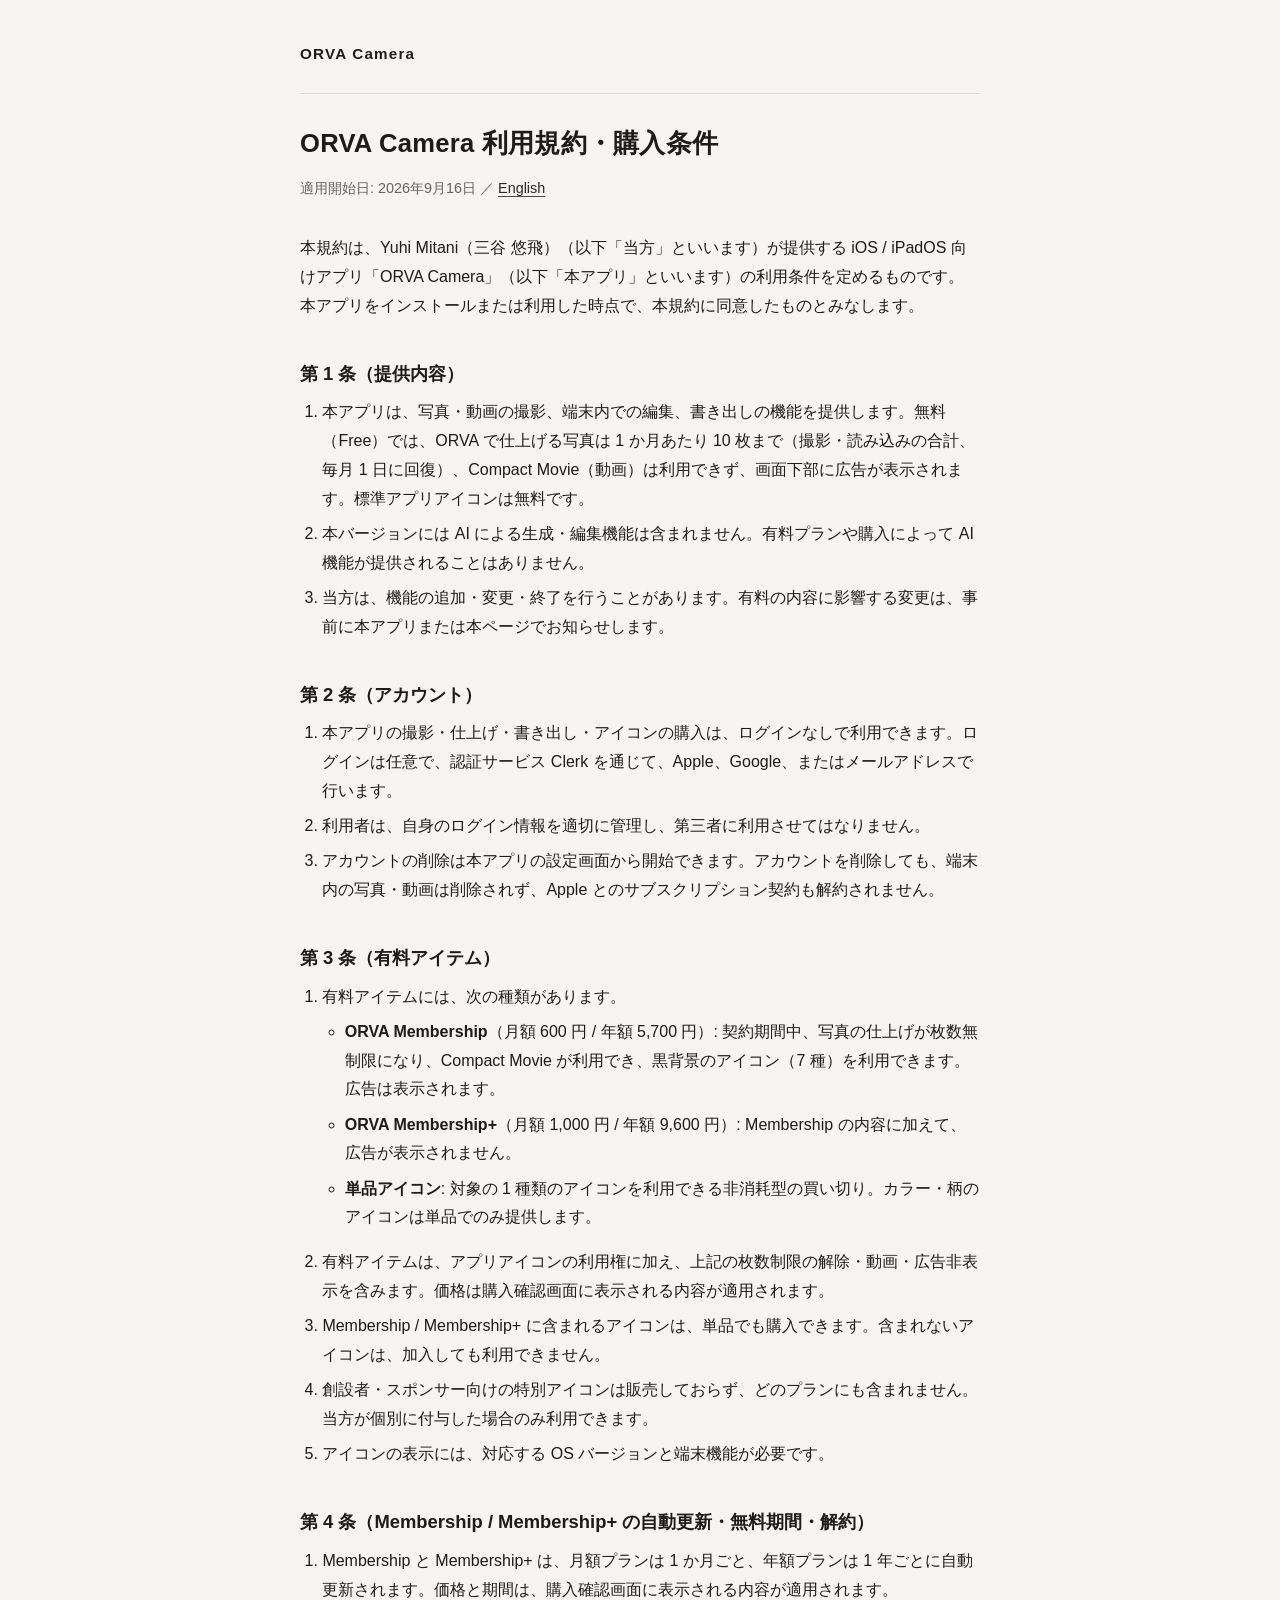
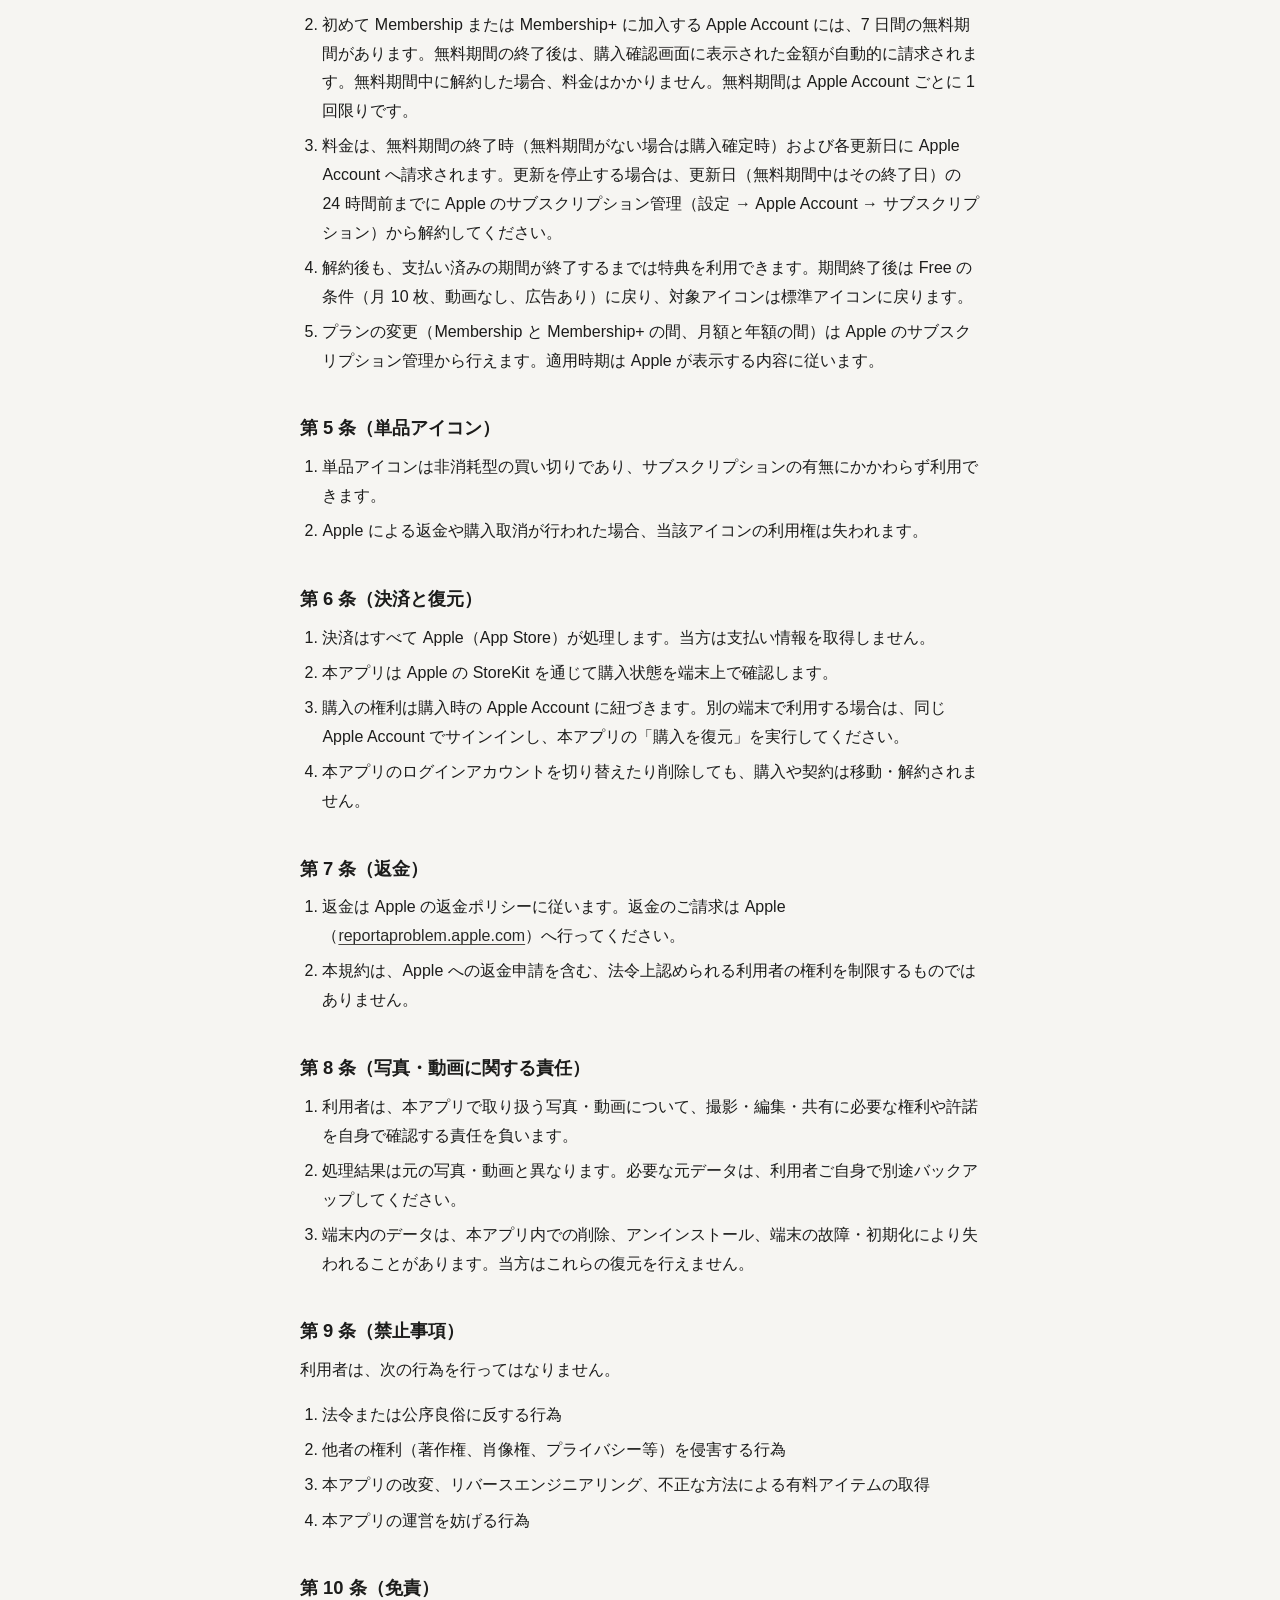
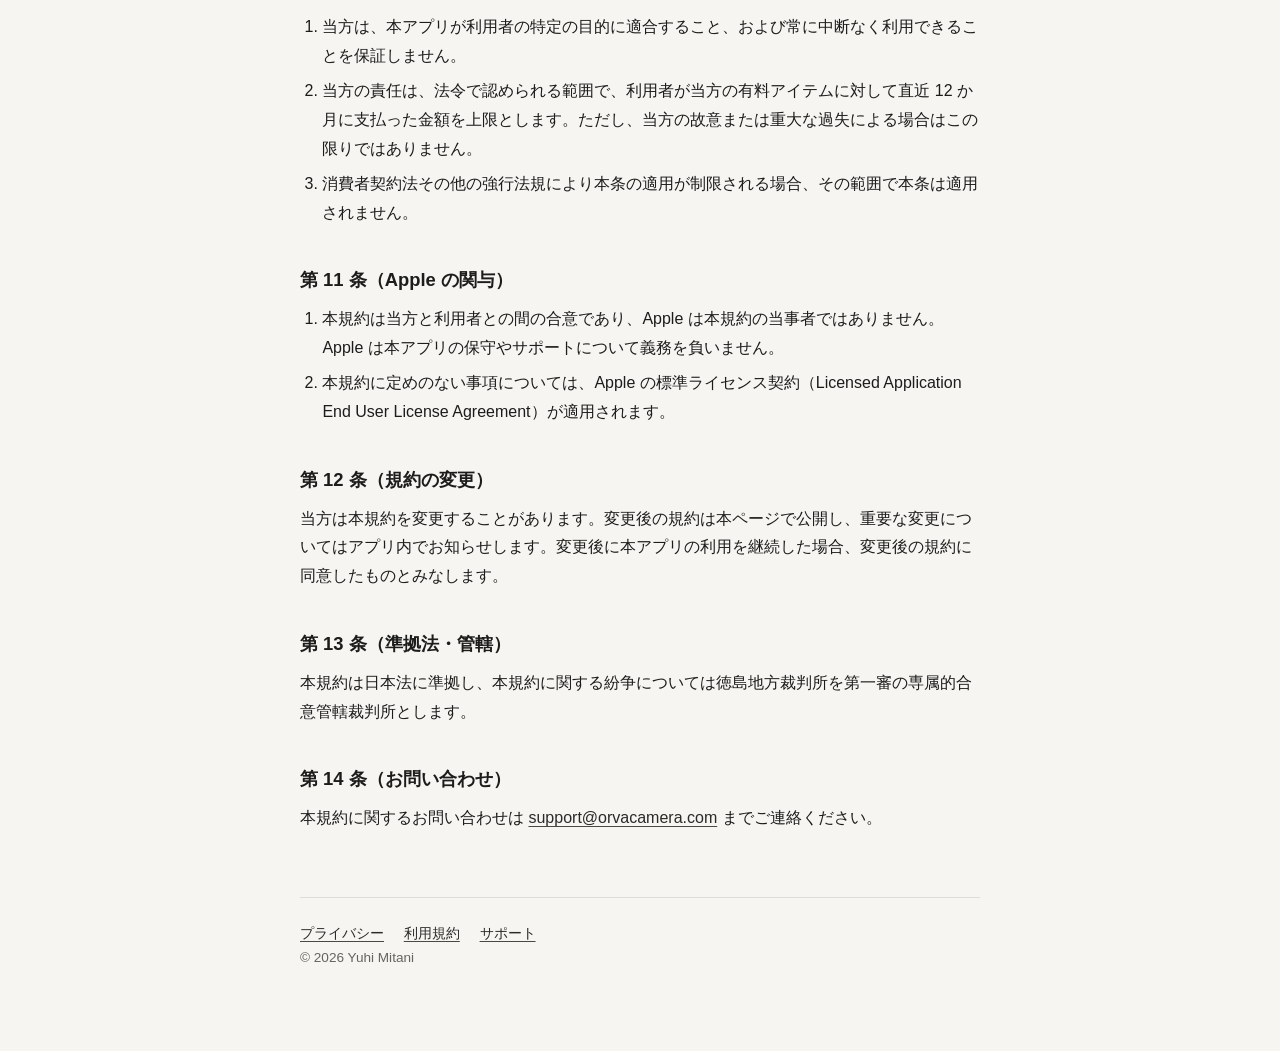
<file: terms.html>
<!doctype html>
<html lang="ja">
<head>
  <meta charset="utf-8">
  <meta name="viewport" content="width=device-width, initial-scale=1">
  <title>利用規約・購入条件 — ORVA Camera</title>
  <link rel="stylesheet" href="style.css">
</head>
<body>
  <div class="wrap">
    <header class="site">
      <a href="index.html">ORVA Camera</a>
    </header>

    <main>
      <h1>ORVA Camera 利用規約・購入条件</h1>
      <p class="meta">適用開始日: 2026年9月16日 ／ <a href="terms-en.html">English</a></p>

      <p>本規約は、Yuhi Mitani（三谷 悠飛）（以下「当方」といいます）が提供する iOS / iPadOS 向けアプリ「ORVA Camera」（以下「本アプリ」といいます）の利用条件を定めるものです。本アプリをインストールまたは利用した時点で、本規約に同意したものとみなします。</p>

      <h2>第 1 条（提供内容）</h2>
      <ol>
        <li>本アプリは、写真・動画の撮影、端末内での編集、書き出しの機能を提供します。無料（Free）では、ORVA で仕上げる写真は 1 か月あたり 10 枚まで（撮影・読み込みの合計、毎月 1 日に回復）、Compact Movie（動画）は利用できず、画面下部に広告が表示されます。標準アプリアイコンは無料です。</li>
        <li>本バージョンには AI による生成・編集機能は含まれません。有料プランや購入によって AI 機能が提供されることはありません。</li>
        <li>当方は、機能の追加・変更・終了を行うことがあります。有料の内容に影響する変更は、事前に本アプリまたは本ページでお知らせします。</li>
      </ol>

      <h2>第 2 条（アカウント）</h2>
      <ol>
        <li>本アプリの撮影・仕上げ・書き出し・アイコンの購入は、ログインなしで利用できます。ログインは任意で、認証サービス Clerk を通じて、Apple、Google、またはメールアドレスで行います。</li>
        <li>利用者は、自身のログイン情報を適切に管理し、第三者に利用させてはなりません。</li>
        <li>アカウントの削除は本アプリの設定画面から開始できます。アカウントを削除しても、端末内の写真・動画は削除されず、Apple とのサブスクリプション契約も解約されません。</li>
      </ol>

      <h2>第 3 条（有料アイテム）</h2>
      <ol>
        <li>有料アイテムには、次の種類があります。
          <ul>
            <li><strong>ORVA Membership</strong>（月額 600 円 / 年額 5,700 円）: 契約期間中、写真の仕上げが枚数無制限になり、Compact Movie が利用でき、黒背景のアイコン（7 種）を利用できます。広告は表示されます。</li>
            <li><strong>ORVA Membership+</strong>（月額 1,000 円 / 年額 9,600 円）: Membership の内容に加えて、広告が表示されません。</li>
            <li><strong>単品アイコン</strong>: 対象の 1 種類のアイコンを利用できる非消耗型の買い切り。カラー・柄のアイコンは単品でのみ提供します。</li>
          </ul>
        </li>
        <li>有料アイテムは、アプリアイコンの利用権に加え、上記の枚数制限の解除・動画・広告非表示を含みます。価格は購入確認画面に表示される内容が適用されます。</li>
        <li>Membership / Membership+ に含まれるアイコンは、単品でも購入できます。含まれないアイコンは、加入しても利用できません。</li>
        <li>創設者・スポンサー向けの特別アイコンは販売しておらず、どのプランにも含まれません。当方が個別に付与した場合のみ利用できます。</li>
        <li>アイコンの表示には、対応する OS バージョンと端末機能が必要です。</li>
      </ol>

      <h2>第 4 条（Membership / Membership+ の自動更新・無料期間・解約）</h2>
      <ol>
        <li>Membership と Membership+ は、月額プランは 1 か月ごと、年額プランは 1 年ごとに自動更新されます。価格と期間は、購入確認画面に表示される内容が適用されます。</li>
        <li>初めて Membership または Membership+ に加入する Apple Account には、7 日間の無料期間があります。無料期間の終了後は、購入確認画面に表示された金額が自動的に請求されます。無料期間中に解約した場合、料金はかかりません。無料期間は Apple Account ごとに 1 回限りです。</li>
        <li>料金は、無料期間の終了時（無料期間がない場合は購入確定時）および各更新日に Apple Account へ請求されます。更新を停止する場合は、更新日（無料期間中はその終了日）の 24 時間前までに Apple のサブスクリプション管理（設定 → Apple Account → サブスクリプション）から解約してください。</li>
        <li>解約後も、支払い済みの期間が終了するまでは特典を利用できます。期間終了後は Free の条件（月 10 枚、動画なし、広告あり）に戻り、対象アイコンは標準アイコンに戻ります。</li>
        <li>プランの変更（Membership と Membership+ の間、月額と年額の間）は Apple のサブスクリプション管理から行えます。適用時期は Apple が表示する内容に従います。</li>
      </ol>

      <h2>第 5 条（単品アイコン）</h2>
      <ol>
        <li>単品アイコンは非消耗型の買い切りであり、サブスクリプションの有無にかかわらず利用できます。</li>
        <li>Apple による返金や購入取消が行われた場合、当該アイコンの利用権は失われます。</li>
      </ol>

      <h2>第 6 条（決済と復元）</h2>
      <ol>
        <li>決済はすべて Apple（App Store）が処理します。当方は支払い情報を取得しません。</li>
        <li>本アプリは Apple の StoreKit を通じて購入状態を端末上で確認します。</li>
        <li>購入の権利は購入時の Apple Account に紐づきます。別の端末で利用する場合は、同じ Apple Account でサインインし、本アプリの「購入を復元」を実行してください。</li>
        <li>本アプリのログインアカウントを切り替えたり削除しても、購入や契約は移動・解約されません。</li>
      </ol>

      <h2>第 7 条（返金）</h2>
      <ol>
        <li>返金は Apple の返金ポリシーに従います。返金のご請求は Apple（<a href="https://reportaproblem.apple.com" rel="noopener">reportaproblem.apple.com</a>）へ行ってください。</li>
        <li>本規約は、Apple への返金申請を含む、法令上認められる利用者の権利を制限するものではありません。</li>
      </ol>

      <h2>第 8 条（写真・動画に関する責任）</h2>
      <ol>
        <li>利用者は、本アプリで取り扱う写真・動画について、撮影・編集・共有に必要な権利や許諾を自身で確認する責任を負います。</li>
        <li>処理結果は元の写真・動画と異なります。必要な元データは、利用者ご自身で別途バックアップしてください。</li>
        <li>端末内のデータは、本アプリ内での削除、アンインストール、端末の故障・初期化により失われることがあります。当方はこれらの復元を行えません。</li>
      </ol>

      <h2>第 9 条（禁止事項）</h2>
      <p>利用者は、次の行為を行ってはなりません。</p>
      <ol>
        <li>法令または公序良俗に反する行為</li>
        <li>他者の権利（著作権、肖像権、プライバシー等）を侵害する行為</li>
        <li>本アプリの改変、リバースエンジニアリング、不正な方法による有料アイテムの取得</li>
        <li>本アプリの運営を妨げる行為</li>
      </ol>

      <h2>第 10 条（免責）</h2>
      <ol>
        <li>当方は、本アプリが利用者の特定の目的に適合すること、および常に中断なく利用できることを保証しません。</li>
        <li>当方の責任は、法令で認められる範囲で、利用者が当方の有料アイテムに対して直近 12 か月に支払った金額を上限とします。ただし、当方の故意または重大な過失による場合はこの限りではありません。</li>
        <li>消費者契約法その他の強行法規により本条の適用が制限される場合、その範囲で本条は適用されません。</li>
      </ol>

      <h2>第 11 条（Apple の関与）</h2>
      <ol>
        <li>本規約は当方と利用者との間の合意であり、Apple は本規約の当事者ではありません。Apple は本アプリの保守やサポートについて義務を負いません。</li>
        <li>本規約に定めのない事項については、Apple の標準ライセンス契約（Licensed Application End User License Agreement）が適用されます。</li>
      </ol>

      <h2>第 12 条（規約の変更）</h2>
      <p>当方は本規約を変更することがあります。変更後の規約は本ページで公開し、重要な変更についてはアプリ内でお知らせします。変更後に本アプリの利用を継続した場合、変更後の規約に同意したものとみなします。</p>

      <h2>第 13 条（準拠法・管轄）</h2>
      <p>本規約は日本法に準拠し、本規約に関する紛争については徳島地方裁判所を第一審の専属的合意管轄裁判所とします。</p>

      <h2>第 14 条（お問い合わせ）</h2>
      <p>本規約に関するお問い合わせは <a href="mailto:support@orvacamera.com">support@orvacamera.com</a> までご連絡ください。</p>
    </main>

    <footer class="site">
      <nav>
        <a href="privacy.html">プライバシー</a>
        <a href="terms.html">利用規約</a>
        <a href="support.html">サポート</a>
      </nav>
      <p>© 2026 Yuhi Mitani</p>
    </footer>
  </div>
</body>
</html>
</file>
<file: style.css>
:root {
  color-scheme: dark light;
  --bg: #0f0f10;
  --fg: #e6e4df;
  --muted: #9a978f;
  --line: #2a2a2c;
  --link: #d9d5cc;
  --accent: #b8b3a7;
}

@media (prefers-color-scheme: light) {
  :root {
    --bg: #f6f5f2;
    --fg: #1c1c1b;
    --muted: #666460;
    --line: #dedcd6;
    --link: #2a2a28;
    --accent: #4a4844;
  }
}

* {
  box-sizing: border-box;
}

html {
  -webkit-text-size-adjust: 100%;
}

body {
  margin: 0;
  background: var(--bg);
  color: var(--fg);
  font-family: -apple-system, BlinkMacSystemFont, "Helvetica Neue", "Hiragino Sans", "Hiragino Kaku Gothic ProN", "Yu Gothic", "Segoe UI", Roboto, Arial, sans-serif;
  font-size: 16px;
  line-height: 1.8;
  -webkit-font-smoothing: antialiased;
}

.wrap {
  max-width: 720px;
  margin: 0 auto;
  padding: 1.5rem 1.25rem 4rem;
}

header.site {
  padding: 1rem 0 1.5rem;
  border-bottom: 1px solid var(--line);
  margin-bottom: 2rem;
}

header.site a {
  color: var(--fg);
  text-decoration: none;
  font-weight: 600;
  letter-spacing: 0.08em;
  font-size: 0.95rem;
}

h1 {
  font-size: 1.6rem;
  line-height: 1.35;
  font-weight: 600;
  margin: 0 0 1rem;
  letter-spacing: 0.01em;
}

h2 {
  font-size: 1.15rem;
  line-height: 1.4;
  font-weight: 600;
  margin: 2.5rem 0 0.75rem;
}

h3 {
  font-size: 1rem;
  font-weight: 600;
  margin: 1.75rem 0 0.5rem;
}

p, ul, ol {
  margin: 0 0 1rem;
}

ul, ol {
  padding-left: 1.4rem;
}

li {
  margin-bottom: 0.4rem;
}

li ul {
  margin-top: 0.4rem;
}

a {
  color: var(--link);
  text-decoration: underline;
  text-decoration-color: var(--accent);
  text-underline-offset: 0.2em;
}

a:hover {
  text-decoration-color: var(--fg);
}

.meta {
  color: var(--muted);
  font-size: 0.9rem;
  margin-bottom: 2rem;
}

.tagline {
  font-size: 1.25rem;
  color: var(--muted);
  margin: 0 0 1.5rem;
}

.lead {
  margin-bottom: 2rem;
}

.en {
  color: var(--muted);
}

.links {
  list-style: none;
  padding: 0;
  margin: 2rem 0;
}

.links li {
  padding: 0.6rem 0;
  border-top: 1px solid var(--line);
}

.links li:last-child {
  border-bottom: 1px solid var(--line);
}

.links a {
  text-decoration: none;
}

.links a:hover {
  text-decoration: underline;
}

.store {
  display: inline-block;
  margin-top: 0.5rem;
  padding: 0.6rem 1.1rem;
  border: 1px solid var(--line);
  border-radius: 999px;
  color: var(--muted);
  text-decoration: none;
  font-size: 0.95rem;
}

hr.sep {
  border: 0;
  border-top: 1px solid var(--line);
  margin: 3rem 0;
}

footer.site {
  margin-top: 4rem;
  padding-top: 1.5rem;
  border-top: 1px solid var(--line);
  color: var(--muted);
  font-size: 0.85rem;
}

footer.site nav a {
  margin-right: 1rem;
}

@media (max-width: 480px) {
  body {
    font-size: 15px;
  }
  .wrap {
    padding: 1rem 1rem 3rem;
  }
  h1 {
    font-size: 1.4rem;
  }
}
</file>
